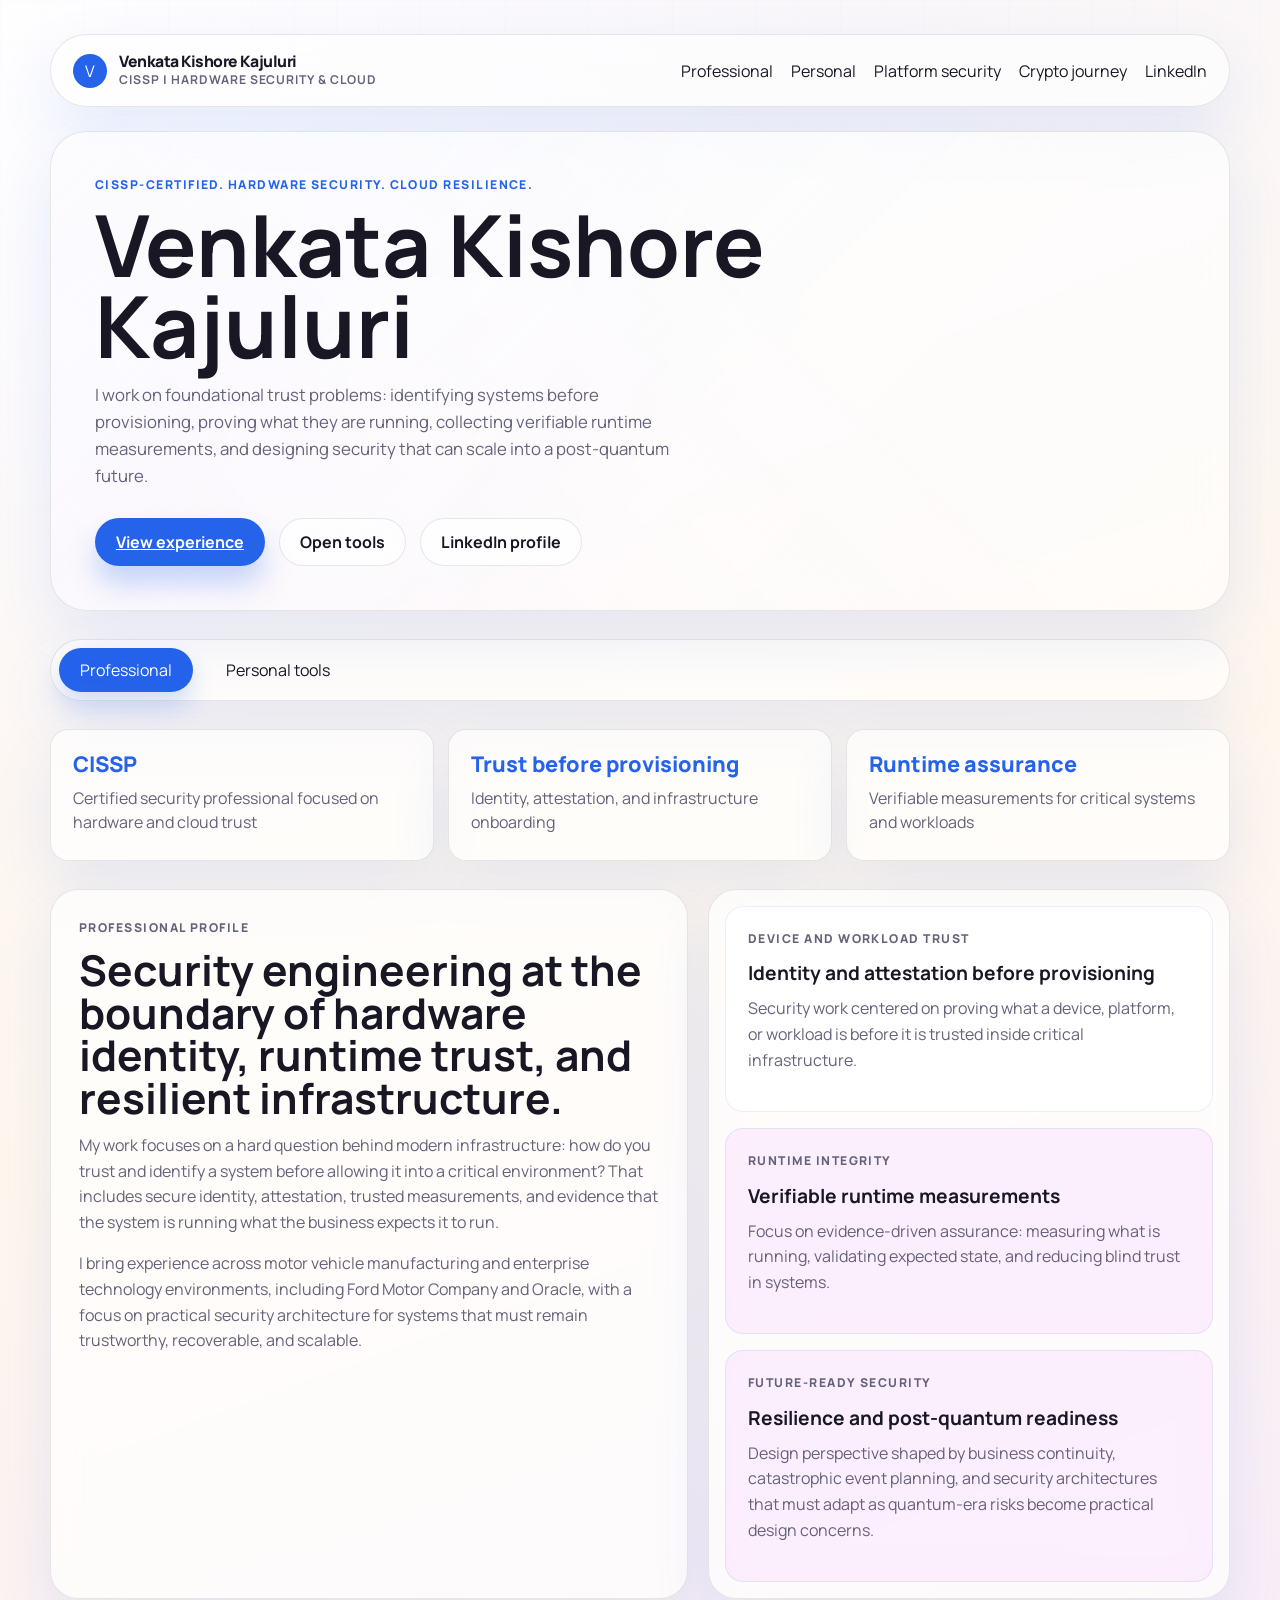
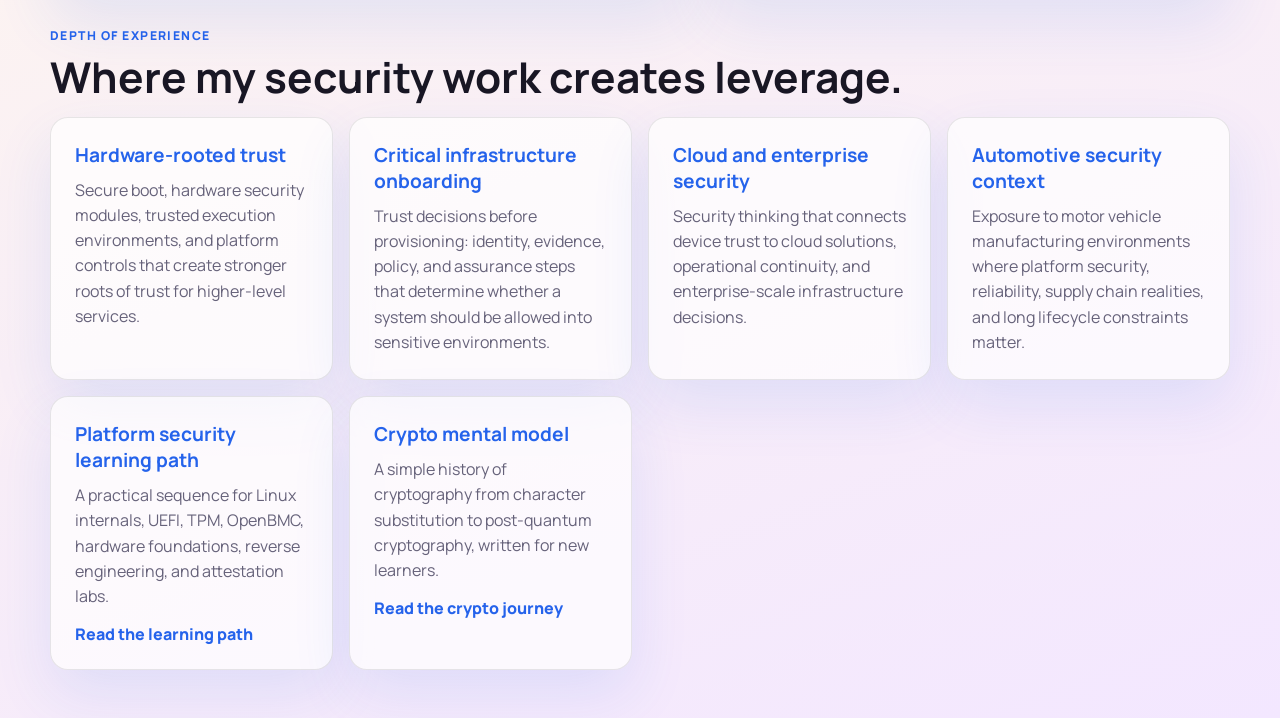
<file: index.html>
<!DOCTYPE html>
<html lang="en">
  <head>
    <meta charset="UTF-8" />
    <meta name="viewport" content="width=device-width, initial-scale=1.0" />
    <title>Venkata Kishore Kajuluri | Hardware Security & Cloud Solutions</title>
    <meta
      name="description"
      content="Personal website for Venkata Kishore Kajuluri, CISSP-certified hardware security engineer focused on device trust, attestation, secure infrastructure, and practical tools."
    />
    <link rel="preconnect" href="https://fonts.googleapis.com" />
    <link rel="preconnect" href="https://fonts.gstatic.com" crossorigin />
    <link
      href="https://fonts.googleapis.com/css2?family=Manrope:wght@400;500;600;700;800&display=swap"
      rel="stylesheet"
    />
    <link rel="stylesheet" href="./styles.css" />
  </head>
  <body>
    <div class="page-shell">
      <header class="hero">
        <nav class="topbar">
          <div class="brand">
            <span class="brand-mark">V</span>
            <div class="brand-copy">
              <span class="brand-name">Venkata Kishore Kajuluri</span>
              <span class="brand-tagline">CISSP | Hardware Security & Cloud</span>
            </div>
          </div>
          <div class="topbar-links">
            <a class="ghost-link" href="#professional-section">Professional</a>
            <a class="ghost-link" href="#personal-section">Personal</a>
            <a class="ghost-link" href="platform-security-learning-path.html">Platform security</a>
            <a class="ghost-link" href="crypto-journey.html">Crypto journey</a>
            <a
              class="ghost-link"
              href="https://www.linkedin.com/in/vkishorekajuluri/"
              target="_blank"
              rel="noreferrer"
            >
              LinkedIn
            </a>
          </div>
        </nav>

        <div class="hero-copy">
          <p class="eyebrow">CISSP-certified. Hardware security. Cloud resilience.</p>
          <h1>Venkata Kishore Kajuluri</h1>
          <p class="hero-text">
            I work on foundational trust problems: identifying systems before
            provisioning, proving what they are running, collecting verifiable
            runtime measurements, and designing security that can scale into a
            post-quantum future.
          </p>
          <div class="hero-actions">
            <a class="primary-link" href="#professional-section">View experience</a>
            <a class="secondary-link" href="#personal-section">Open tools</a>
            <a
              class="secondary-link"
              href="https://www.linkedin.com/in/vkishorekajuluri/"
              target="_blank"
              rel="noreferrer"
            >
              LinkedIn profile
            </a>
          </div>
        </div>
      </header>

      <main>
        <div class="section-tabs" role="tablist" aria-label="Website sections">
          <button
            class="section-tab is-active"
            type="button"
            role="tab"
            aria-selected="true"
            aria-controls="professional-section"
            data-section-target="professional-section"
          >
            Professional
          </button>
          <button
            class="section-tab"
            type="button"
            role="tab"
            aria-selected="false"
            aria-controls="personal-section"
            data-section-target="personal-section"
          >
            Personal tools
          </button>
        </div>

        <section
          class="page-tab-panel is-active"
          id="professional-section"
          role="tabpanel"
        >
          <section class="profile-strip" aria-label="Professional highlights">
            <div class="metric">
              <span>CISSP</span>
              <p>Certified security professional focused on hardware and cloud trust</p>
            </div>
            <div class="metric">
              <span>Trust before provisioning</span>
              <p>Identity, attestation, and infrastructure onboarding</p>
            </div>
            <div class="metric">
              <span>Runtime assurance</span>
              <p>Verifiable measurements for critical systems and workloads</p>
            </div>
          </section>

          <section class="section-grid" id="profile">
            <article class="panel intro-panel">
              <p class="section-label">Professional profile</p>
              <h2>Security engineering at the boundary of hardware identity, runtime trust, and resilient infrastructure.</h2>
              <p>
                My work focuses on a hard question behind modern infrastructure:
                how do you trust and identify a system before allowing it into a
                critical environment? That includes secure identity, attestation,
                trusted measurements, and evidence that the system is running
                what the business expects it to run.
              </p>
              <p>
                I bring experience across motor vehicle manufacturing and
                enterprise technology environments, including Ford Motor Company
                and Oracle, with a focus on practical security architecture for
                systems that must remain trustworthy, recoverable, and scalable.
              </p>
            </article>

            <article class="panel feature-panel">
              <div class="feature-card">
                <p class="card-label">Device and workload trust</p>
                <h3>Identity and attestation before provisioning</h3>
                <p>
                  Security work centered on proving what a device, platform, or
                  workload is before it is trusted inside critical infrastructure.
                </p>
              </div>
              <div class="feature-card muted-card">
                <p class="card-label">Runtime integrity</p>
                <h3>Verifiable runtime measurements</h3>
                <p>
                  Focus on evidence-driven assurance: measuring what is running,
                  validating expected state, and reducing blind trust in systems.
                </p>
              </div>
              <div class="feature-card muted-card">
                <p class="card-label">Future-ready security</p>
                <h3>Resilience and post-quantum readiness</h3>
                <p>
                  Design perspective shaped by business continuity, catastrophic
                  event planning, and security architectures that must adapt as
                  quantum-era risks become practical design concerns.
                </p>
              </div>
            </article>
          </section>

          <section class="professional-depth">
            <div class="section-header">
              <p class="section-label">Depth of experience</p>
              <h2>Where my security work creates leverage.</h2>
            </div>

            <div class="depth-grid">
              <article class="depth-card">
                <h3>Hardware-rooted trust</h3>
                <p>
                  Secure boot, hardware security modules, trusted execution
                  environments, and platform controls that create stronger roots
                  of trust for higher-level services.
                </p>
              </article>
              <article class="depth-card">
                <h3>Critical infrastructure onboarding</h3>
                <p>
                  Trust decisions before provisioning: identity, evidence,
                  policy, and assurance steps that determine whether a system
                  should be allowed into sensitive environments.
                </p>
              </article>
              <article class="depth-card">
                <h3>Cloud and enterprise security</h3>
                <p>
                  Security thinking that connects device trust to cloud
                  solutions, operational continuity, and enterprise-scale
                  infrastructure decisions.
                </p>
              </article>
              <article class="depth-card">
                <h3>Automotive security context</h3>
                <p>
                  Exposure to motor vehicle manufacturing environments where
                  platform security, reliability, supply chain realities, and
                  long lifecycle constraints matter.
                </p>
              </article>
              <article class="depth-card">
                <h3>Platform security learning path</h3>
                <p>
                  A practical sequence for Linux internals, UEFI, TPM,
                  OpenBMC, hardware foundations, reverse engineering, and
                  attestation labs.
                </p>
                <a class="inline-link" href="platform-security-learning-path.html">Read the learning path</a>
              </article>
              <article class="depth-card">
                <h3>Crypto mental model</h3>
                <p>
                  A simple history of cryptography from character substitution
                  to post-quantum cryptography, written for new learners.
                </p>
                <a class="inline-link" href="crypto-journey.html">Read the crypto journey</a>
              </article>
            </div>
          </section>
        </section>

        <section class="page-tab-panel" id="personal-section" role="tabpanel" hidden>
          <section class="app-section" id="apps-built">
            <div class="section-header">
              <p class="section-label">Apps built</p>
              <h2>iPhone and iPad apps published to the App Store.</h2>
              <p>
                Native apps I build for everyday planning, tracking, and
                personal productivity.
              </p>
            </div>

            <article class="app-card">
              <div class="app-icon" aria-hidden="true">O</div>
              <div class="app-copy">
                <p class="card-label">Productivity and finance</p>
                <h3>OrbitKit</h3>
                <p>
                  A simple personal toolkit for compound interest, mortgage
                  planning, and fasting tracking on iPhone and iPad. OrbitKit is
                  local-first, requires no account, and is available free on the
                  App Store.
                </p>
                <div class="app-links">
                  <a
                    class="primary-link"
                    href="https://apps.apple.com/us/app/orbitkit/id6780722581?uo=4"
                    target="_blank"
                    rel="noreferrer"
                  >
                    View on App Store
                  </a>
                  <a class="secondary-link" href="orbitkit-support.html">Support</a>
                  <a class="secondary-link" href="orbitkit-contact.html">Contact</a>
                  <a class="secondary-link" href="orbitkit-privacy.html">Privacy</a>
                </div>
              </div>
            </article>

            <article class="app-card">
              <div class="app-icon app-icon-warm" aria-hidden="true">S</div>
              <div class="app-copy">
                <p class="card-label">Spiritual learning</p>
                <h3>Smaranam</h3>
                <p>
                  A SwiftUI app for learning sacred songs, stotras, mantras,
                  and recitations. The first included work is Sri Venkatesa
                  Suprabhatam, organized for focused reading and study.
                </p>
                <div class="app-links">
                  <a class="primary-link" href="smaranam.html">View app details</a>
                  <a class="secondary-link" href="smaranam-support.html">Support</a>
                  <a class="secondary-link" href="smaranam-contact.html">Contact</a>
                  <a class="secondary-link" href="smaranam-privacy.html">Privacy</a>
                </div>
              </div>
            </article>
          </section>

          <section class="repo-section">
            <div class="section-header">
              <p class="section-label">Personal projects</p>
              <h2>Tools and experiments from GitHub.</h2>
              <p>
                Public repositories from
                <a href="https://github.com/venkat602609" target="_blank" rel="noreferrer">github.com/venkat602609</a>,
                grouped with the working tools in this site.
              </p>
            </div>

            <div class="repo-grid">
              <a class="repo-card" href="https://github.com/venkat602609/Emdedded" target="_blank" rel="noreferrer">
                <span>C++</span>
                <h3>Embedded utilities</h3>
                <p>Useful embedded utilities for Arduino, Linux, and Raspberry Pi work.</p>
              </a>
              <a class="repo-card" href="https://github.com/venkat602609/HWSEC" target="_blank" rel="noreferrer">
                <span>HWSEC</span>
                <h3>Hardware security utilities</h3>
                <p>Exploits, utilities, and tools related to hardware security practice.</p>
              </a>
              <a class="repo-card" href="https://github.com/venkat602609/myUtils" target="_blank" rel="noreferrer">
                <span>Utilities</span>
                <h3>myUtils</h3>
                <p>Tips, configurations, and setup instructions for everyday development work.</p>
              </a>
              <a class="repo-card" href="https://github.com/venkat602609/realEstateDescription_OpenAI_template" target="_blank" rel="noreferrer">
                <span>OpenAI template</span>
                <h3>Real estate description generator</h3>
                <p>Template project for generating real estate descriptions with OpenAI.</p>
              </a>
              <a class="repo-card" href="https://github.com/venkat602609/Django_Project" target="_blank" rel="noreferrer">
                <span>Python</span>
                <h3>Django project template</h3>
                <p>A reusable Django starter template for web application experiments.</p>
              </a>
              <a class="repo-card" href="https://venkat602609.github.io/rishi-second-birthday-invite/" target="_blank" rel="noreferrer">
                <span>GitHub Pages</span>
                <h3>Birthday invite site</h3>
                <p>A published personal invite site hosted with GitHub Pages.</p>
              </a>
            </div>
          </section>

          <section class="tool-suite" id="tool-suite">
          <div class="section-header">
            <p class="section-label">Tools</p>
            <h2>Practical calculators from the current repo.</h2>
            <p>
              These browser-based tools run locally with no sign-in and no
              backend. Choose a calculator when you want to open it.
            </p>
          </div>

          <div class="tool-tabs" role="tablist" aria-label="Tool tabs">
            <a
              class="tool-tab"
              role="tab"
              aria-selected="false"
              aria-controls="mortgage-tool"
              data-tab-target="mortgage-tool"
              href="#mortgage-tool"
            >
              Mortgage
            </a>
            <a
              class="tool-tab"
              role="tab"
              aria-selected="false"
              aria-controls="investment-tool"
              data-tab-target="investment-tool"
              href="#investment-tool"
            >
              Compound Interest
            </a>
          </div>

          <div class="tab-panels">
            <section class="tool-panel" id="mortgage-tool" role="tabpanel" hidden>
              <div class="calculator-section">
                <div class="section-header">
                  <p class="section-label">First tool</p>
                  <h2>Mortgage amortization calculator</h2>
                  <p>
                    Use home price and down payment, or directly overwrite the
                    loan amount after editing.
                  </p>
                </div>

                <div class="calculator-layout">
                  <form class="panel form-panel" id="mortgage-form">
                    <div class="field-grid">
                      <label class="field">
                        <span>Home price</span>
                        <input type="number" id="homePrice" min="0" step="1000" value="450000" />
                      </label>
                      <label class="field">
                        <span>Down payment</span>
                        <input type="number" id="downPayment" min="0" step="1000" value="90000" />
                      </label>
                      <label class="field">
                        <span>Loan amount</span>
                        <input type="number" id="loanAmount" min="0" step="1000" value="360000" />
                      </label>
                      <label class="field">
                        <span>Interest rate (%)</span>
                        <input type="number" id="interestRate" min="0" step="0.01" value="6.25" />
                      </label>
                      <label class="field">
                        <span>Loan term (years)</span>
                        <input type="number" id="loanTerm" min="1" step="1" value="30" />
                      </label>
                      <label class="field">
                        <span>Extra monthly payment</span>
                        <input type="number" id="extraPayment" min="0" step="50" value="0" />
                      </label>
                      <label class="field">
                        <span>Annual property tax</span>
                        <input type="number" id="propertyTax" min="0" step="100" value="5400" />
                      </label>
                      <label class="field">
                        <span>Annual insurance</span>
                        <input type="number" id="insurance" min="0" step="100" value="1800" />
                      </label>
                      <label class="field">
                        <span>Monthly HOA</span>
                        <input type="number" id="hoa" min="0" step="25" value="0" />
                      </label>
                      <label class="field">
                        <span>Start date</span>
                        <input type="month" id="startDate" value="2026-05" />
                      </label>
                    </div>
                    <div class="form-actions">
                      <button class="primary-button" type="submit">Calculate payment</button>
                      <button
                        class="secondary-button"
                        id="toggleSchedule"
                        type="button"
                        aria-controls="mortgage-schedule"
                        aria-expanded="false"
                      >
                        Show amortization schedule
                      </button>
                    </div>
                  </form>

                  <div class="results-column">
                    <section class="panel summary-panel">
                      <div class="summary-grid">
                        <article class="summary-card">
                          <span class="summary-label">Monthly P&amp;I</span>
                          <strong id="monthlyPI">$0</strong>
                        </article>
                        <article class="summary-card">
                          <span class="summary-label">Estimated monthly total</span>
                          <strong id="monthlyTotal">$0</strong>
                        </article>
                        <article class="summary-card">
                          <span class="summary-label">Total interest</span>
                          <strong id="totalInterest">$0</strong>
                        </article>
                        <article class="summary-card">
                          <span class="summary-label">Payoff date</span>
                          <strong id="payoffDate">-</strong>
                        </article>
                      </div>
                    </section>

                    <section class="panel insights-panel">
                      <div class="insight-row">
                        <span>Down payment ratio</span>
                        <strong id="downPaymentRatio">0%</strong>
                      </div>
                      <div class="insight-row">
                        <span>Total of all payments</span>
                        <strong id="totalPayments">$0</strong>
                      </div>
                      <div class="insight-row">
                        <span>Estimated months saved</span>
                        <strong id="monthsSaved">0</strong>
                      </div>
                    </section>
                  </div>
                </div>

                <section class="panel table-panel" id="mortgage-schedule" hidden>
                  <div class="table-header">
                    <div>
                      <p class="section-label">Schedule</p>
                      <h3>Amortization breakdown</h3>
                    </div>
                    <p id="tableCaption">Showing full monthly schedule.</p>
                  </div>
                  <div class="table-wrap">
                    <table>
                      <thead>
                        <tr>
                          <th>Month</th>
                          <th>Date</th>
                          <th>Payment</th>
                          <th>Principal</th>
                          <th>Interest</th>
                          <th>Extra</th>
                          <th>Balance</th>
                        </tr>
                      </thead>
                      <tbody id="scheduleBody"></tbody>
                    </table>
                  </div>
                </section>
              </div>
            </section>

            <section class="tool-panel" id="investment-tool" role="tabpanel" hidden>
              <div class="calculator-section">
                <div class="section-header">
                  <p class="section-label">Second tool</p>
                  <h2>Compound interest growth calculator</h2>
                  <p>
                    Model an investment over time, adjust return variance, and
                    compare lower, base, and higher growth paths.
                  </p>
                </div>

                <div class="calculator-layout">
                  <form class="panel form-panel" id="investment-form">
                    <div class="field-grid">
                      <label class="field">
                        <span>Initial investment</span>
                        <input type="number" id="initialInvestment" min="0" step="500" value="25000" />
                      </label>
                      <label class="field">
                        <span>Monthly contribution</span>
                        <input type="number" id="monthlyContribution" min="0" step="100" value="1000" />
                      </label>
                      <label class="field">
                        <span>Time period (years)</span>
                        <input type="number" id="investmentYears" min="1" step="1" value="20" />
                      </label>
                      <label class="field">
                        <span>Expected annual return (%)</span>
                        <input type="number" id="annualReturn" min="0" step="0.1" value="8" />
                      </label>
                      <label class="field">
                        <span>Return variance (%)</span>
                        <input type="number" id="returnVariance" min="0" step="0.1" value="2" />
                      </label>
                      <label class="field">
                        <span>Compounding frequency</span>
                        <select id="compoundFrequency">
                          <option value="12" selected>Monthly</option>
                          <option value="4">Quarterly</option>
                          <option value="1">Yearly</option>
                        </select>
                      </label>
                    </div>
                    <button class="primary-button" type="submit">Calculate growth</button>
                  </form>

                  <div class="results-column">
                    <section class="panel summary-panel">
                      <div class="summary-grid">
                        <article class="summary-card">
                          <span class="summary-label">Total contributed</span>
                          <strong id="totalContributed">$0</strong>
                        </article>
                        <article class="summary-card">
                          <span class="summary-label">Base ending value</span>
                          <strong id="baseEndingValue">$0</strong>
                        </article>
                        <article class="summary-card">
                          <span class="summary-label">Investment gain</span>
                          <strong id="investmentGain">$0</strong>
                        </article>
                        <article class="summary-card">
                          <span class="summary-label">Base annualized return</span>
                          <strong id="annualizedReturn">0%</strong>
                        </article>
                      </div>
                    </section>

                    <section class="panel insights-panel">
                      <div class="insight-row">
                        <span>Lower scenario ending value</span>
                        <strong id="lowEndingValue">$0</strong>
                      </div>
                      <div class="insight-row">
                        <span>Higher scenario ending value</span>
                        <strong id="highEndingValue">$0</strong>
                      </div>
                      <div class="insight-row">
                        <span>Variance band</span>
                        <strong id="varianceBand">0%</strong>
                      </div>
                    </section>
                  </div>
                </div>

                <section class="panel chart-panel">
                  <div class="table-header">
                    <div>
                      <p class="section-label">Visualization</p>
                      <h3>Growth over time</h3>
                    </div>
                    <p id="chartCaption">Comparing lower, base, and higher growth paths.</p>
                  </div>
                  <div class="chart-shell">
                    <div class="chart-legend">
                      <span class="legend-item"><i class="legend-swatch swatch-low"></i>Lower</span>
                      <span class="legend-item"><i class="legend-swatch swatch-base"></i>Base</span>
                      <span class="legend-item"><i class="legend-swatch swatch-high"></i>Higher</span>
                    </div>
                    <svg id="growthChart" viewBox="0 0 720 360" aria-label="Investment growth chart" role="img"></svg>
                  </div>
                </section>
              </div>
            </section>
          </div>
          </section>
        </section>
      </main>
    </div>

    <script src="./script.js"></script>
  </body>
</html>
</file>
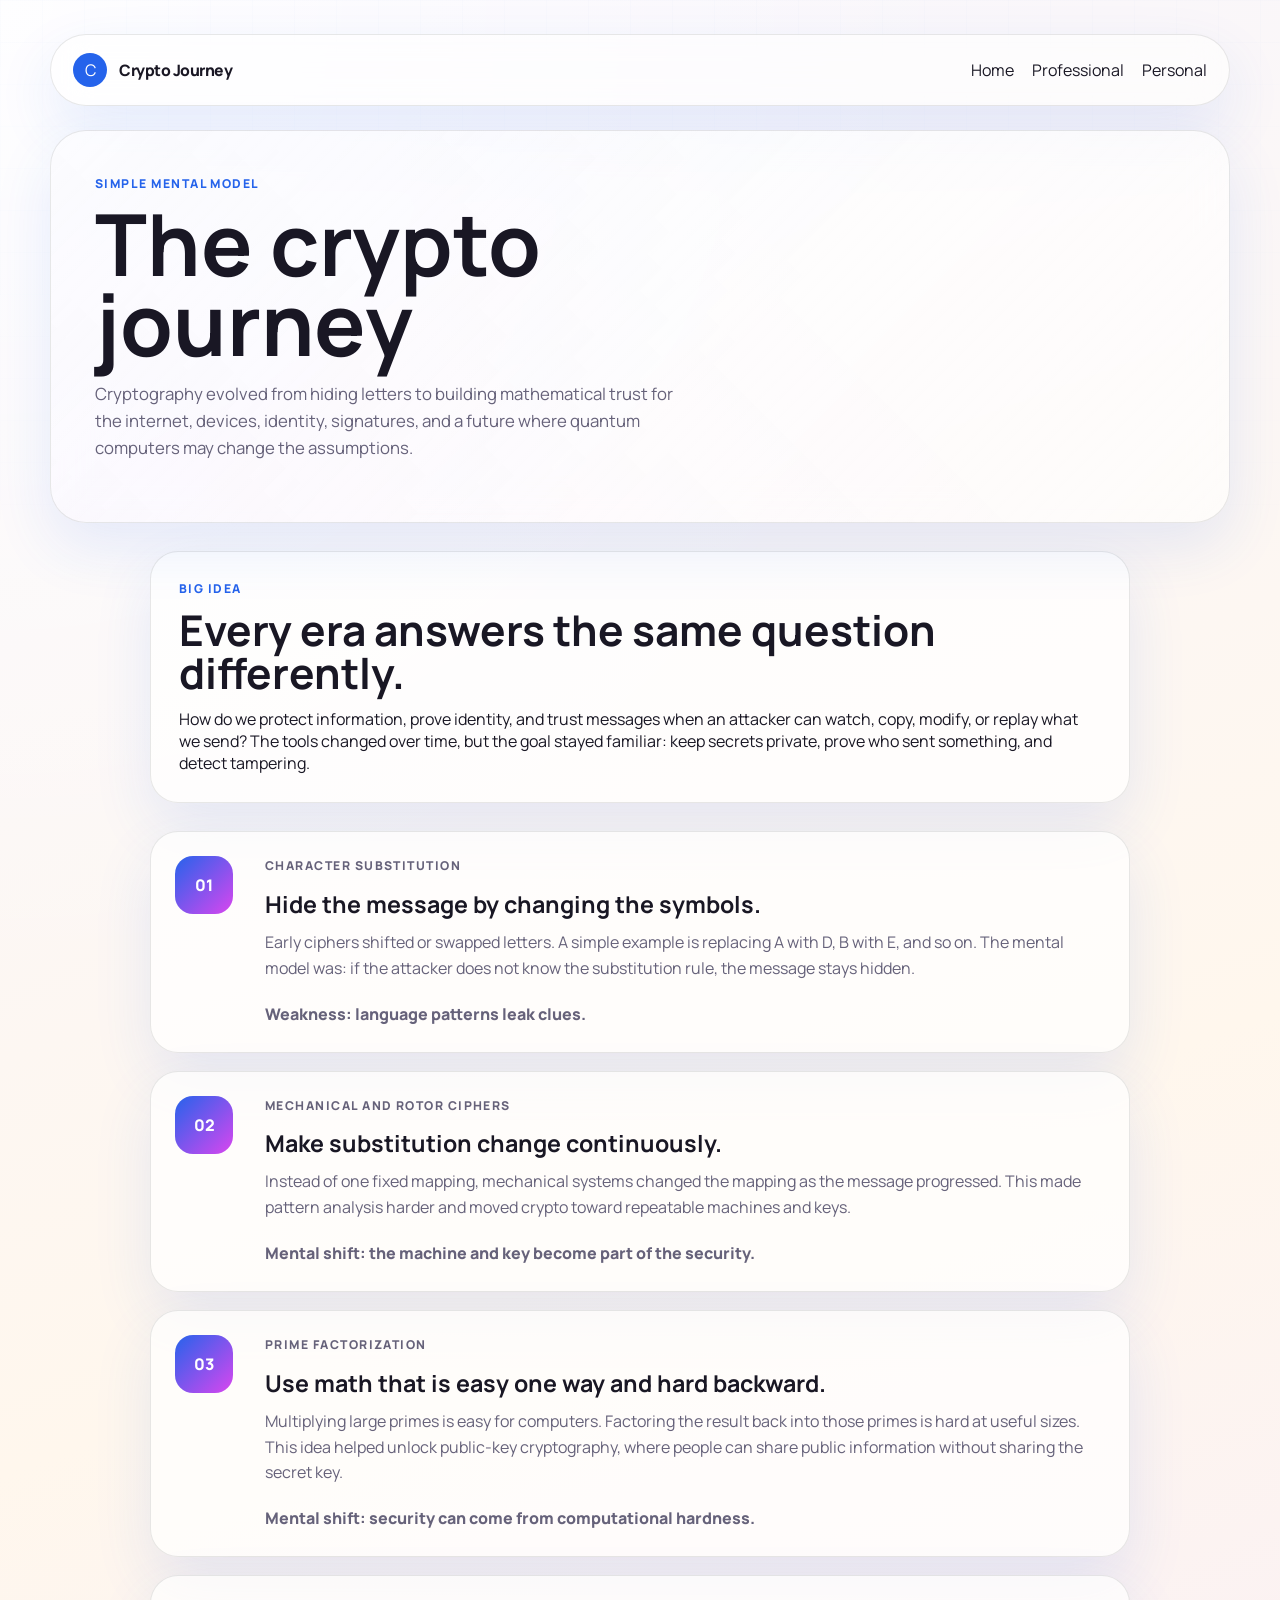
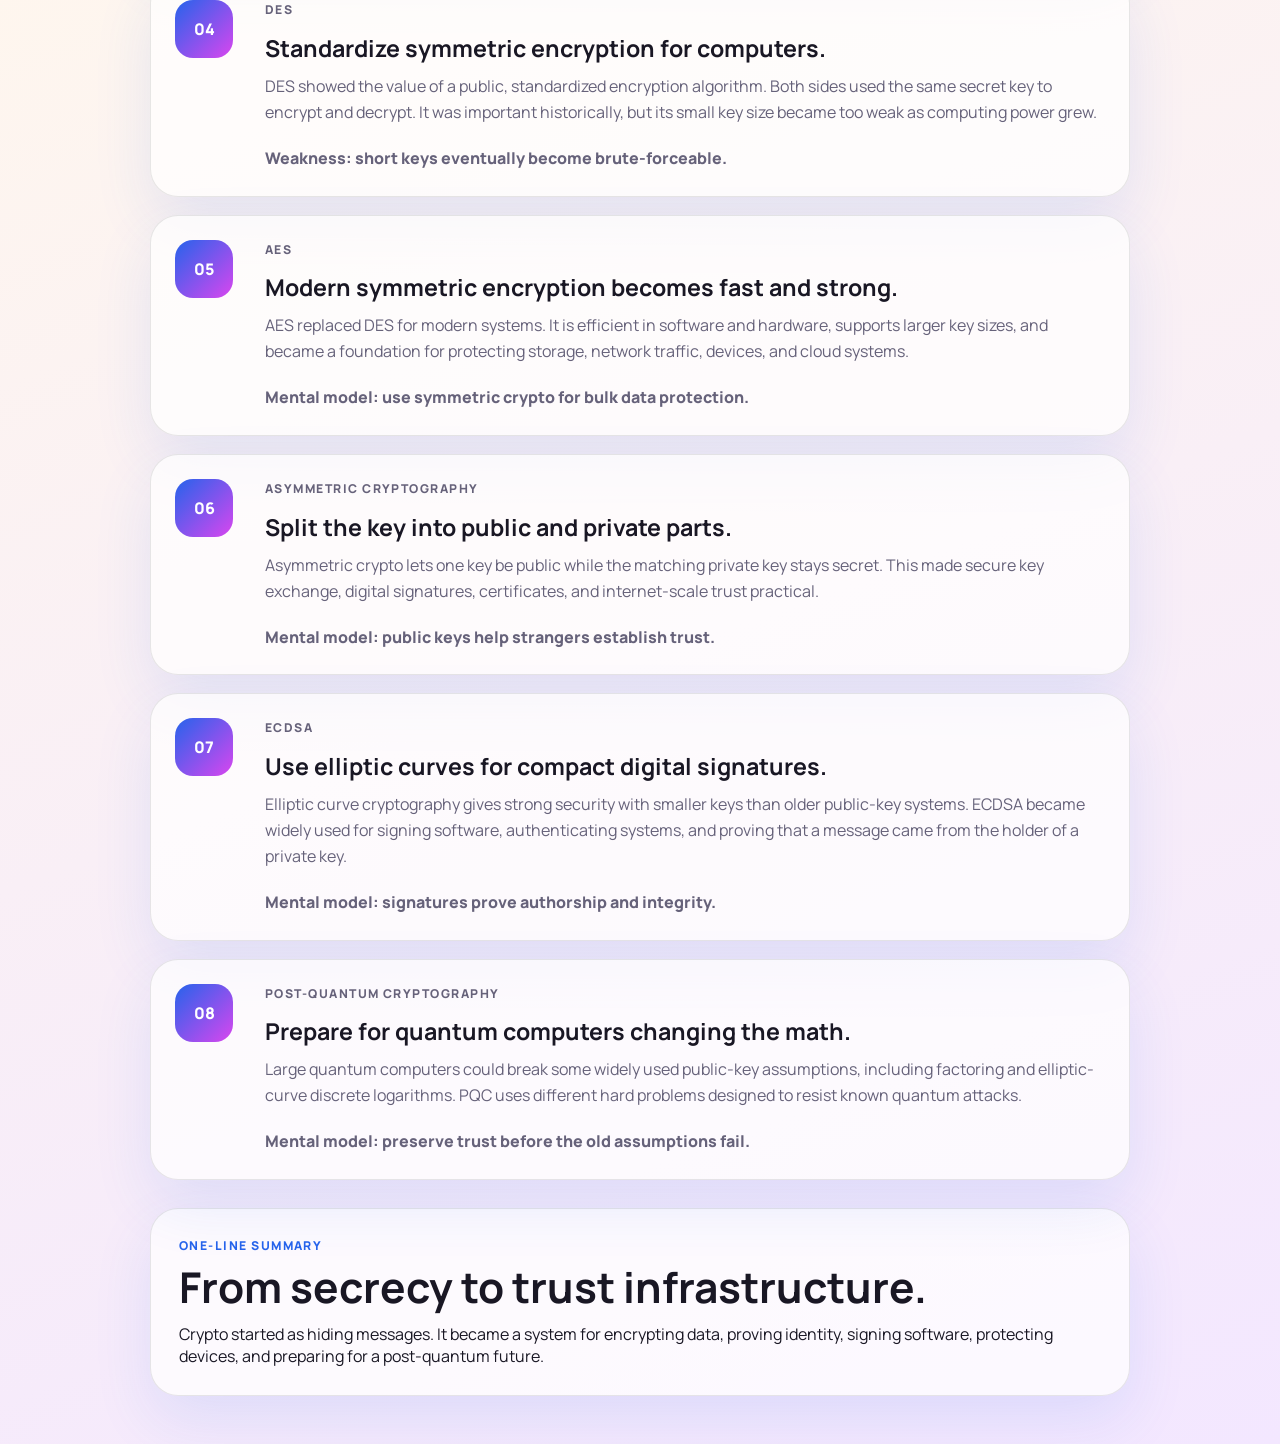
<file: crypto-journey.html>
<!DOCTYPE html>
<html lang="en">
  <head>
    <meta charset="UTF-8" />
    <meta name="viewport" content="width=device-width, initial-scale=1.0" />
    <title>Crypto Journey | Venkata Kishore Kajuluri</title>
    <meta
      name="description"
      content="A simple mental model for the evolution of cryptography from character substitution to post-quantum cryptography."
    />
    <link rel="preconnect" href="https://fonts.googleapis.com" />
    <link rel="preconnect" href="https://fonts.gstatic.com" crossorigin />
    <link
      href="https://fonts.googleapis.com/css2?family=Manrope:wght@400;500;600;700;800&display=swap"
      rel="stylesheet"
    />
    <link rel="stylesheet" href="./styles.css" />
  </head>
  <body>
    <div class="page-shell">
      <header class="hero">
        <nav class="topbar">
          <a class="brand ghost-link" href="index.html">
            <span class="brand-mark">C</span>
            <span class="brand-name">Crypto Journey</span>
          </a>
          <div class="topbar-links">
            <a class="ghost-link" href="index.html">Home</a>
            <a class="ghost-link" href="index.html#professional-section">Professional</a>
            <a class="ghost-link" href="index.html#personal-section">Personal</a>
          </div>
        </nav>

        <div class="hero-copy">
          <p class="eyebrow">Simple mental model</p>
          <h1>The crypto journey</h1>
          <p class="hero-text">
            Cryptography evolved from hiding letters to building mathematical
            trust for the internet, devices, identity, signatures, and a future
            where quantum computers may change the assumptions.
          </p>
        </div>
      </header>

      <main class="crypto-page">
        <section class="content-card">
          <p class="section-label">Big idea</p>
          <h2>Every era answers the same question differently.</h2>
          <p>
            How do we protect information, prove identity, and trust messages
            when an attacker can watch, copy, modify, or replay what we send?
            The tools changed over time, but the goal stayed familiar: keep
            secrets private, prove who sent something, and detect tampering.
          </p>
        </section>

        <section class="crypto-timeline" aria-label="Major cryptography milestones">
          <article class="timeline-item">
            <span class="timeline-step">01</span>
            <div class="timeline-copy">
              <p class="card-label">Character substitution</p>
              <h3>Hide the message by changing the symbols.</h3>
              <p>
                Early ciphers shifted or swapped letters. A simple example is
                replacing A with D, B with E, and so on. The mental model was:
                if the attacker does not know the substitution rule, the message
                stays hidden.
              </p>
              <p class="timeline-note">Weakness: language patterns leak clues.</p>
            </div>
          </article>

          <article class="timeline-item">
            <span class="timeline-step">02</span>
            <div class="timeline-copy">
              <p class="card-label">Mechanical and rotor ciphers</p>
              <h3>Make substitution change continuously.</h3>
              <p>
                Instead of one fixed mapping, mechanical systems changed the
                mapping as the message progressed. This made pattern analysis
                harder and moved crypto toward repeatable machines and keys.
              </p>
              <p class="timeline-note">Mental shift: the machine and key become part of the security.</p>
            </div>
          </article>

          <article class="timeline-item">
            <span class="timeline-step">03</span>
            <div class="timeline-copy">
              <p class="card-label">Prime factorization</p>
              <h3>Use math that is easy one way and hard backward.</h3>
              <p>
                Multiplying large primes is easy for computers. Factoring the
                result back into those primes is hard at useful sizes. This
                idea helped unlock public-key cryptography, where people can
                share public information without sharing the secret key.
              </p>
              <p class="timeline-note">Mental shift: security can come from computational hardness.</p>
            </div>
          </article>

          <article class="timeline-item">
            <span class="timeline-step">04</span>
            <div class="timeline-copy">
              <p class="card-label">DES</p>
              <h3>Standardize symmetric encryption for computers.</h3>
              <p>
                DES showed the value of a public, standardized encryption
                algorithm. Both sides used the same secret key to encrypt and
                decrypt. It was important historically, but its small key size
                became too weak as computing power grew.
              </p>
              <p class="timeline-note">Weakness: short keys eventually become brute-forceable.</p>
            </div>
          </article>

          <article class="timeline-item">
            <span class="timeline-step">05</span>
            <div class="timeline-copy">
              <p class="card-label">AES</p>
              <h3>Modern symmetric encryption becomes fast and strong.</h3>
              <p>
                AES replaced DES for modern systems. It is efficient in
                software and hardware, supports larger key sizes, and became a
                foundation for protecting storage, network traffic, devices, and
                cloud systems.
              </p>
              <p class="timeline-note">Mental model: use symmetric crypto for bulk data protection.</p>
            </div>
          </article>

          <article class="timeline-item">
            <span class="timeline-step">06</span>
            <div class="timeline-copy">
              <p class="card-label">Asymmetric cryptography</p>
              <h3>Split the key into public and private parts.</h3>
              <p>
                Asymmetric crypto lets one key be public while the matching
                private key stays secret. This made secure key exchange,
                digital signatures, certificates, and internet-scale trust
                practical.
              </p>
              <p class="timeline-note">Mental model: public keys help strangers establish trust.</p>
            </div>
          </article>

          <article class="timeline-item">
            <span class="timeline-step">07</span>
            <div class="timeline-copy">
              <p class="card-label">ECDSA</p>
              <h3>Use elliptic curves for compact digital signatures.</h3>
              <p>
                Elliptic curve cryptography gives strong security with smaller
                keys than older public-key systems. ECDSA became widely used
                for signing software, authenticating systems, and proving that
                a message came from the holder of a private key.
              </p>
              <p class="timeline-note">Mental model: signatures prove authorship and integrity.</p>
            </div>
          </article>

          <article class="timeline-item">
            <span class="timeline-step">08</span>
            <div class="timeline-copy">
              <p class="card-label">Post-quantum cryptography</p>
              <h3>Prepare for quantum computers changing the math.</h3>
              <p>
                Large quantum computers could break some widely used public-key
                assumptions, including factoring and elliptic-curve discrete
                logarithms. PQC uses different hard problems designed to resist
                known quantum attacks.
              </p>
              <p class="timeline-note">Mental model: preserve trust before the old assumptions fail.</p>
            </div>
          </article>
        </section>

        <section class="content-card">
          <p class="section-label">One-line summary</p>
          <h2>From secrecy to trust infrastructure.</h2>
          <p>
            Crypto started as hiding messages. It became a system for encrypting
            data, proving identity, signing software, protecting devices, and
            preparing for a post-quantum future.
          </p>
        </section>
      </main>
    </div>
  </body>
</html>
</file>
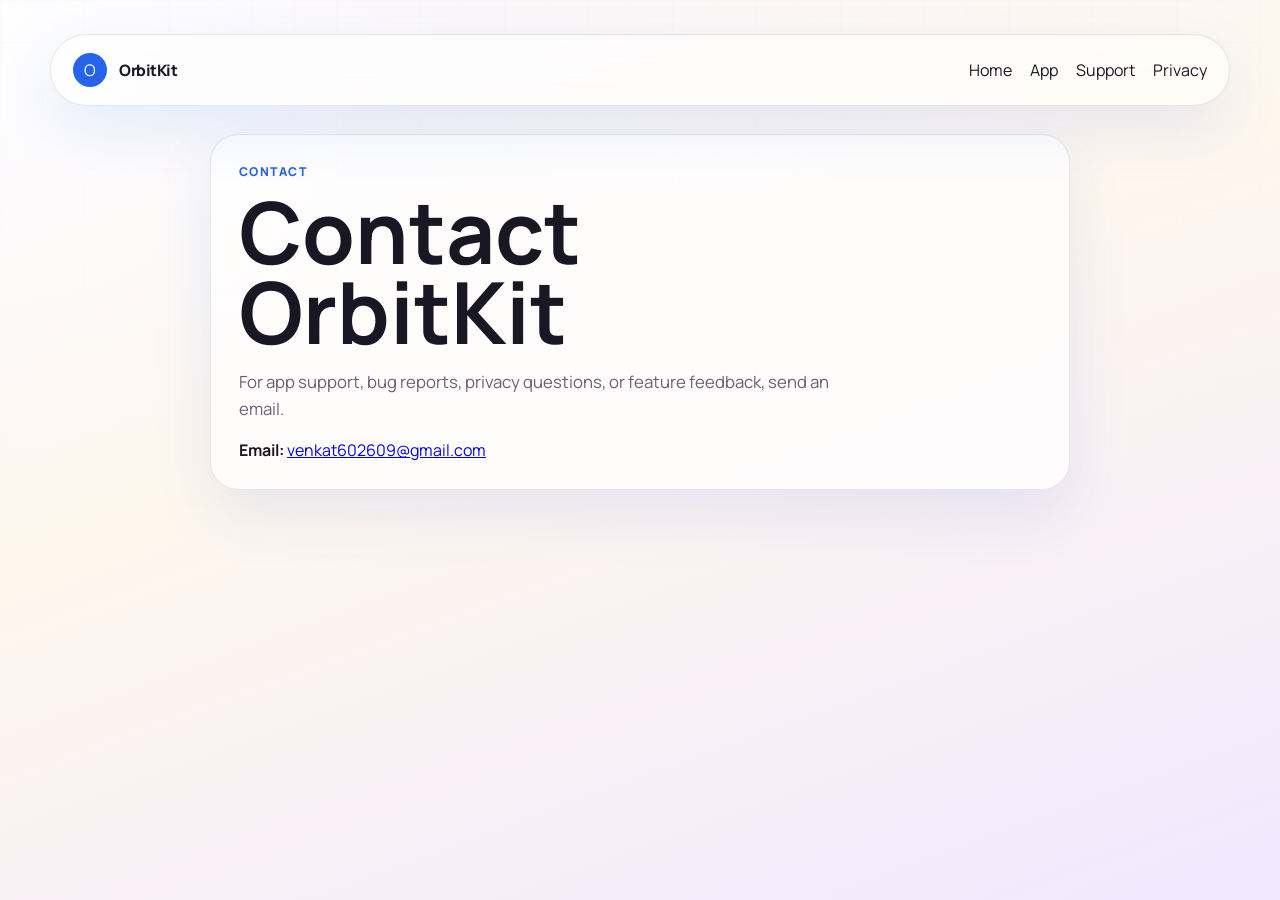
<file: orbitkit-contact.html>
<!DOCTYPE html>
<html lang="en">
  <head>
    <meta charset="UTF-8" />
    <meta name="viewport" content="width=device-width, initial-scale=1.0" />
    <title>Contact | OrbitKit</title>
    <meta name="description" content="Contact information for OrbitKit." />
    <link rel="preconnect" href="https://fonts.googleapis.com" />
    <link rel="preconnect" href="https://fonts.gstatic.com" crossorigin />
    <link
      href="https://fonts.googleapis.com/css2?family=Manrope:wght@400;500;600;700;800&display=swap"
      rel="stylesheet"
    />
    <link rel="stylesheet" href="./styles.css" />
  </head>
  <body>
    <div class="page-shell">
      <header class="hero">
        <nav class="topbar">
          <a class="brand ghost-link" href="orbitkit.html">
            <span class="brand-mark">O</span>
            <span class="brand-name">OrbitKit</span>
          </a>
          <div class="topbar-links">
            <a class="ghost-link" href="index.html">Home</a>
            <a class="ghost-link" href="orbitkit.html">App</a>
            <a class="ghost-link" href="orbitkit-support.html">Support</a>
            <a class="ghost-link" href="orbitkit-privacy.html">Privacy</a>
          </div>
        </nav>
      </header>

      <main class="content-page">
        <section class="content-card">
          <p class="section-label">Contact</p>
          <h1>Contact OrbitKit</h1>
          <p class="hero-text">
            For app support, bug reports, privacy questions, or feature
            feedback, send an email.
          </p>
          <p><strong>Email:</strong> <a href="mailto:venkat602609@gmail.com">venkat602609@gmail.com</a></p>
        </section>
      </main>
    </div>
  </body>
</html>
</file>
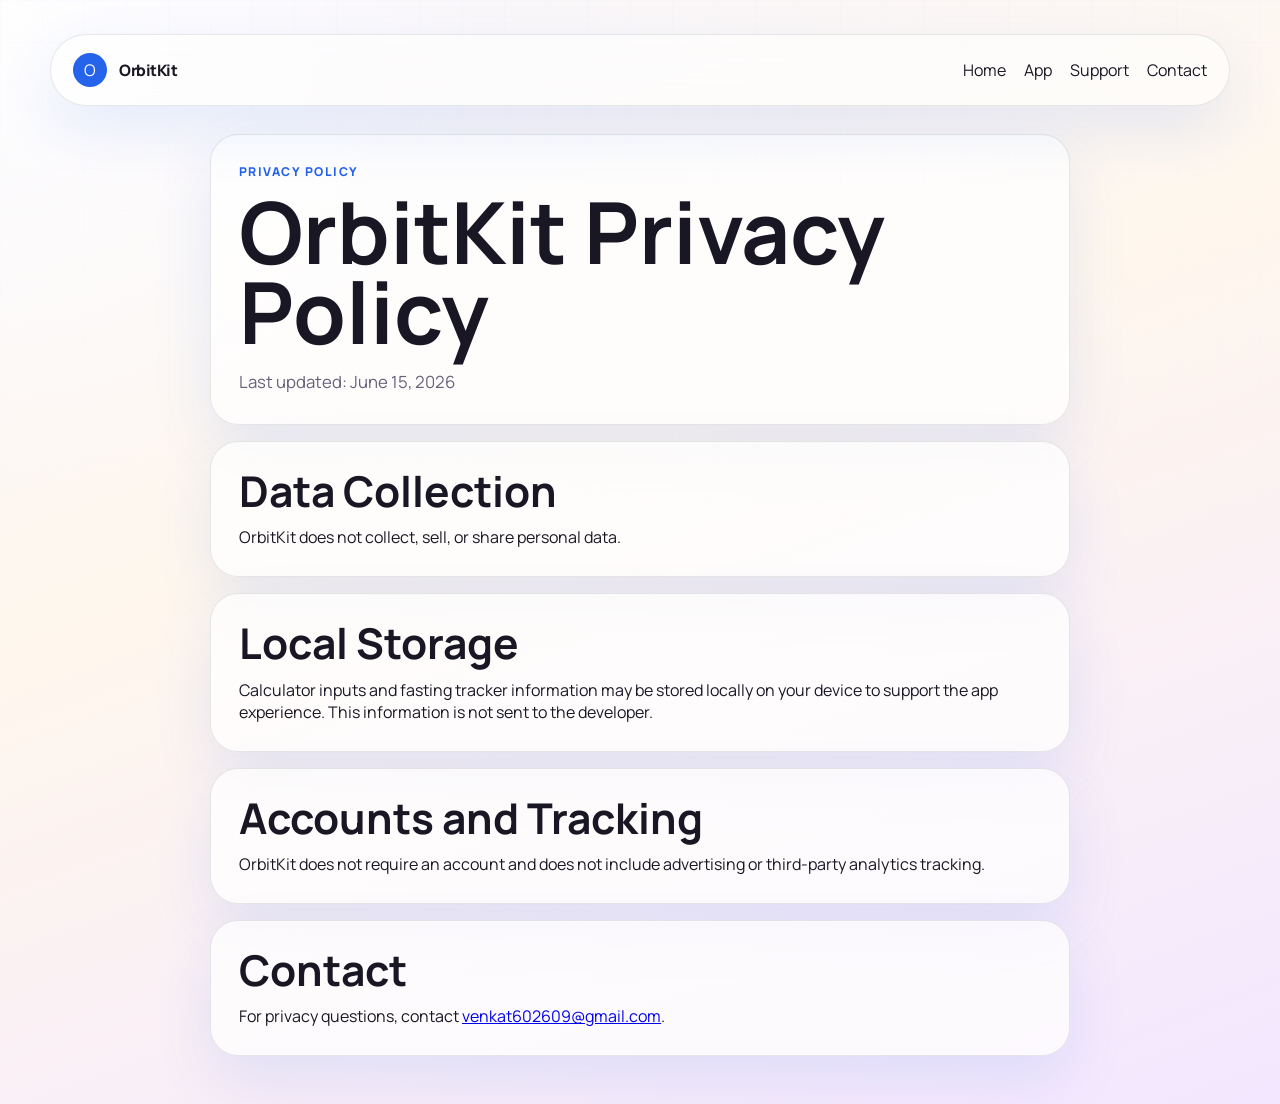
<file: orbitkit-privacy.html>
<!DOCTYPE html>
<html lang="en">
  <head>
    <meta charset="UTF-8" />
    <meta name="viewport" content="width=device-width, initial-scale=1.0" />
    <title>OrbitKit Privacy Policy</title>
    <meta name="description" content="Privacy policy for OrbitKit." />
    <link rel="preconnect" href="https://fonts.googleapis.com" />
    <link rel="preconnect" href="https://fonts.gstatic.com" crossorigin />
    <link
      href="https://fonts.googleapis.com/css2?family=Manrope:wght@400;500;600;700;800&display=swap"
      rel="stylesheet"
    />
    <link rel="stylesheet" href="./styles.css" />
  </head>
  <body>
    <div class="page-shell">
      <header class="hero">
        <nav class="topbar">
          <a class="brand ghost-link" href="orbitkit.html">
            <span class="brand-mark">O</span>
            <span class="brand-name">OrbitKit</span>
          </a>
          <div class="topbar-links">
            <a class="ghost-link" href="index.html">Home</a>
            <a class="ghost-link" href="orbitkit.html">App</a>
            <a class="ghost-link" href="orbitkit-support.html">Support</a>
            <a class="ghost-link" href="orbitkit-contact.html">Contact</a>
          </div>
        </nav>
      </header>

      <main class="content-page">
        <section class="content-card">
          <p class="section-label">Privacy Policy</p>
          <h1>OrbitKit Privacy Policy</h1>
          <p class="hero-text">Last updated: June 15, 2026</p>
        </section>

        <section class="content-card">
          <h2>Data Collection</h2>
          <p>OrbitKit does not collect, sell, or share personal data.</p>
        </section>

        <section class="content-card">
          <h2>Local Storage</h2>
          <p>
            Calculator inputs and fasting tracker information may be stored
            locally on your device to support the app experience. This
            information is not sent to the developer.
          </p>
        </section>

        <section class="content-card">
          <h2>Accounts and Tracking</h2>
          <p>
            OrbitKit does not require an account and does not include
            advertising or third-party analytics tracking.
          </p>
        </section>

        <section class="content-card">
          <h2>Contact</h2>
          <p>
            For privacy questions, contact
            <a href="mailto:venkat602609@gmail.com">venkat602609@gmail.com</a>.
          </p>
        </section>
      </main>
    </div>
  </body>
</html>
</file>
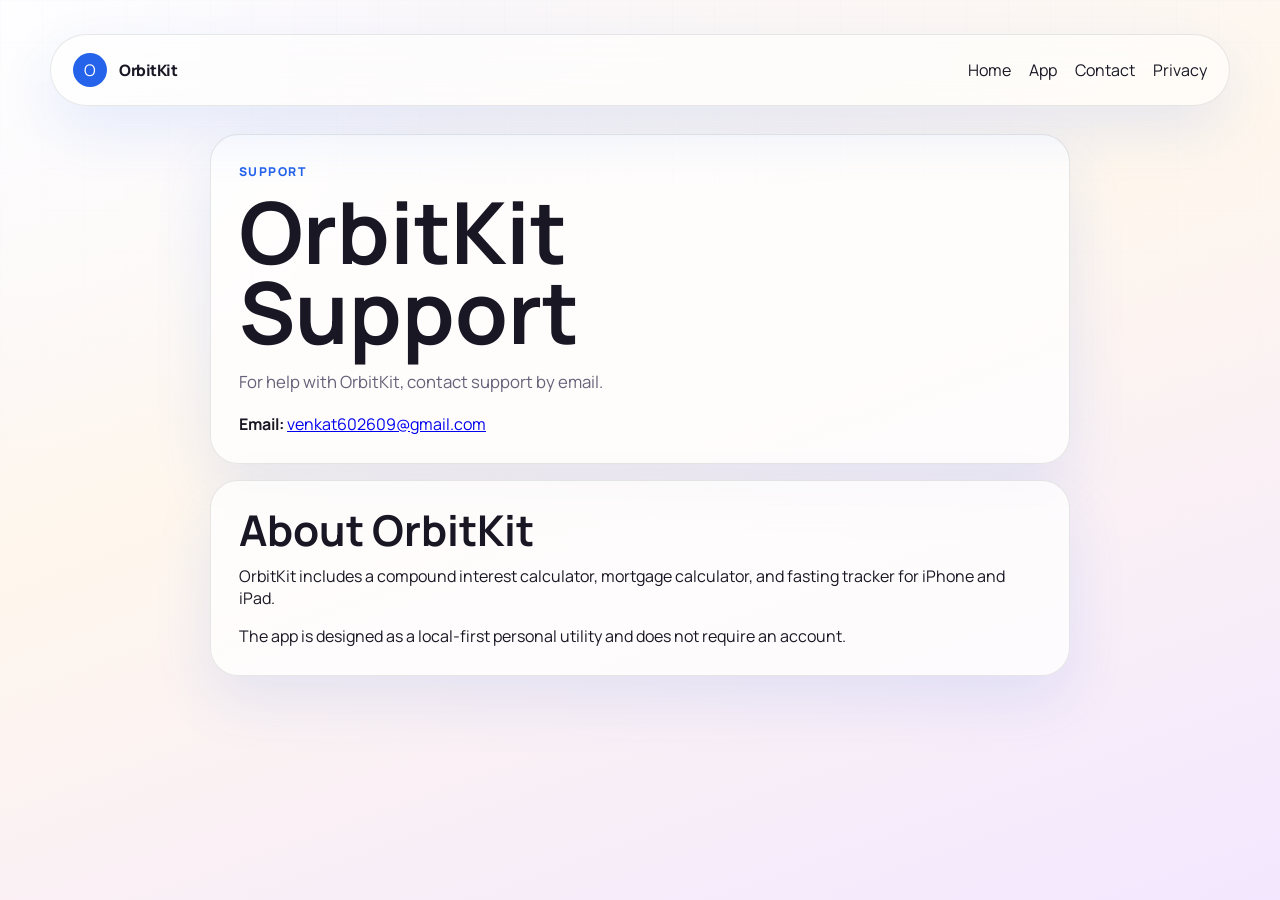
<file: orbitkit-support.html>
<!DOCTYPE html>
<html lang="en">
  <head>
    <meta charset="UTF-8" />
    <meta name="viewport" content="width=device-width, initial-scale=1.0" />
    <title>OrbitKit Support</title>
    <meta name="description" content="Support information for OrbitKit." />
    <link rel="preconnect" href="https://fonts.googleapis.com" />
    <link rel="preconnect" href="https://fonts.gstatic.com" crossorigin />
    <link
      href="https://fonts.googleapis.com/css2?family=Manrope:wght@400;500;600;700;800&display=swap"
      rel="stylesheet"
    />
    <link rel="stylesheet" href="./styles.css" />
  </head>
  <body>
    <div class="page-shell">
      <header class="hero">
        <nav class="topbar">
          <a class="brand ghost-link" href="orbitkit.html">
            <span class="brand-mark">O</span>
            <span class="brand-name">OrbitKit</span>
          </a>
          <div class="topbar-links">
            <a class="ghost-link" href="index.html">Home</a>
            <a class="ghost-link" href="orbitkit.html">App</a>
            <a class="ghost-link" href="orbitkit-contact.html">Contact</a>
            <a class="ghost-link" href="orbitkit-privacy.html">Privacy</a>
          </div>
        </nav>
      </header>

      <main class="content-page">
        <section class="content-card">
          <p class="section-label">Support</p>
          <h1>OrbitKit Support</h1>
          <p class="hero-text">For help with OrbitKit, contact support by email.</p>
          <p><strong>Email:</strong> <a href="mailto:venkat602609@gmail.com">venkat602609@gmail.com</a></p>
        </section>

        <section class="content-card">
          <h2>About OrbitKit</h2>
          <p>
            OrbitKit includes a compound interest calculator, mortgage
            calculator, and fasting tracker for iPhone and iPad.
          </p>
          <p>
            The app is designed as a local-first personal utility and does not
            require an account.
          </p>
        </section>
      </main>
    </div>
  </body>
</html>
</file>
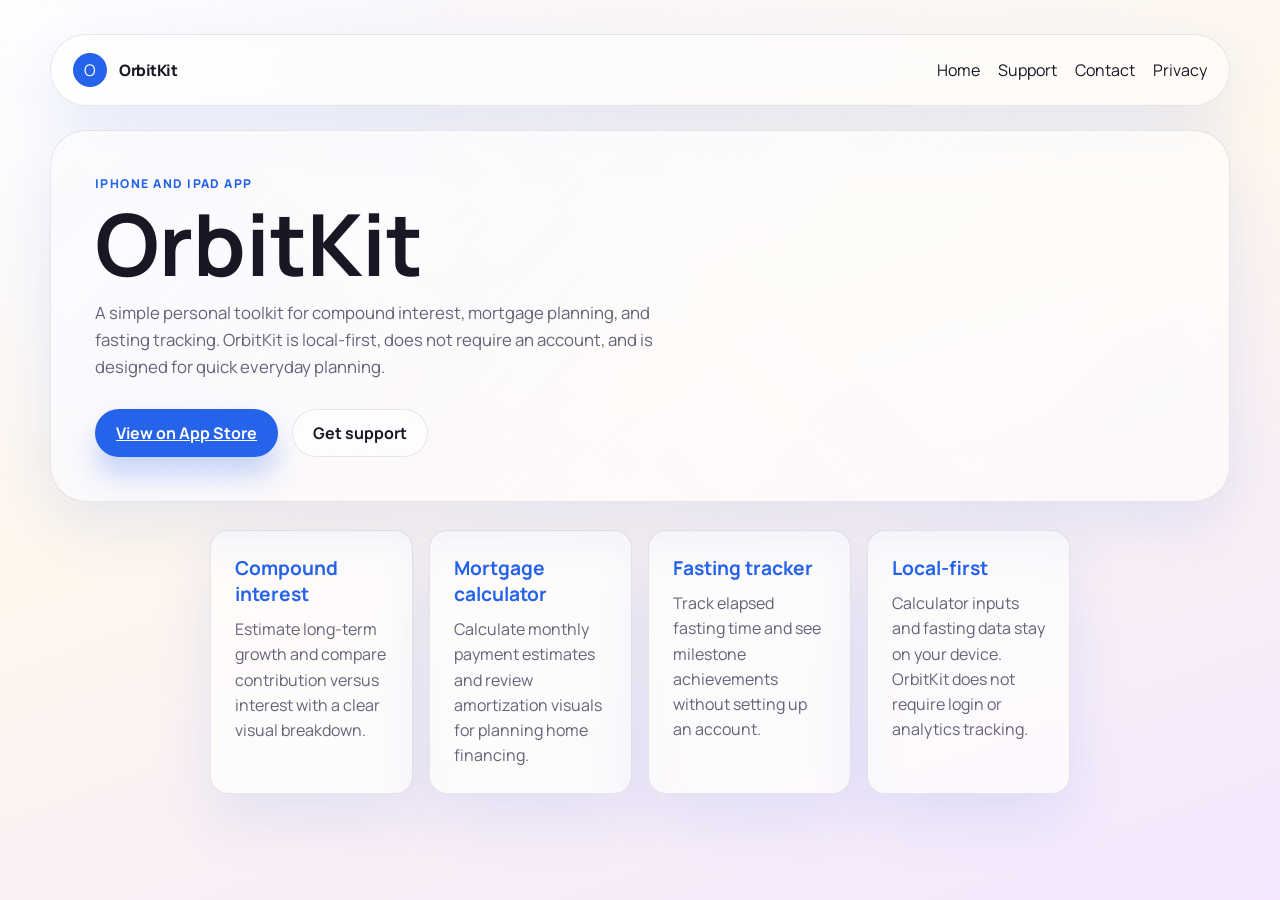
<file: orbitkit.html>
<!DOCTYPE html>
<html lang="en">
  <head>
    <meta charset="UTF-8" />
    <meta name="viewport" content="width=device-width, initial-scale=1.0" />
    <title>OrbitKit | Venkata Kishore Kajuluri</title>
    <meta
      name="description"
      content="OrbitKit is a personal tools app for compound interest, mortgage planning, and fasting tracking on iPhone and iPad."
    />
    <link rel="preconnect" href="https://fonts.googleapis.com" />
    <link rel="preconnect" href="https://fonts.gstatic.com" crossorigin />
    <link
      href="https://fonts.googleapis.com/css2?family=Manrope:wght@400;500;600;700;800&display=swap"
      rel="stylesheet"
    />
    <link rel="stylesheet" href="./styles.css" />
  </head>
  <body>
    <div class="page-shell">
      <header class="hero">
        <nav class="topbar">
          <a class="brand ghost-link" href="index.html#personal-section">
            <span class="brand-mark">O</span>
            <span class="brand-name">OrbitKit</span>
          </a>
          <div class="topbar-links">
            <a class="ghost-link" href="index.html">Home</a>
            <a class="ghost-link" href="orbitkit-support.html">Support</a>
            <a class="ghost-link" href="orbitkit-contact.html">Contact</a>
            <a class="ghost-link" href="orbitkit-privacy.html">Privacy</a>
          </div>
        </nav>

        <div class="hero-copy">
          <p class="eyebrow">iPhone and iPad app</p>
          <h1>OrbitKit</h1>
          <p class="hero-text">
            A simple personal toolkit for compound interest, mortgage planning,
            and fasting tracking. OrbitKit is local-first, does not require an
            account, and is designed for quick everyday planning.
          </p>
          <div class="hero-actions">
            <a
              class="primary-link"
              href="https://apps.apple.com/us/app/orbitkit/id6780722581?uo=4"
              target="_blank"
              rel="noreferrer"
            >
              View on App Store
            </a>
            <a class="secondary-link" href="orbitkit-support.html">Get support</a>
          </div>
        </div>
      </header>

      <main class="content-page">
        <section class="depth-grid" aria-label="OrbitKit features">
          <article class="depth-card">
            <h3>Compound interest</h3>
            <p>Estimate long-term growth and compare contribution versus interest with a clear visual breakdown.</p>
          </article>
          <article class="depth-card">
            <h3>Mortgage calculator</h3>
            <p>Calculate monthly payment estimates and review amortization visuals for planning home financing.</p>
          </article>
          <article class="depth-card">
            <h3>Fasting tracker</h3>
            <p>Track elapsed fasting time and see milestone achievements without setting up an account.</p>
          </article>
          <article class="depth-card">
            <h3>Local-first</h3>
            <p>Calculator inputs and fasting data stay on your device. OrbitKit does not require login or analytics tracking.</p>
          </article>
        </section>
      </main>
    </div>
  </body>
</html>
</file>
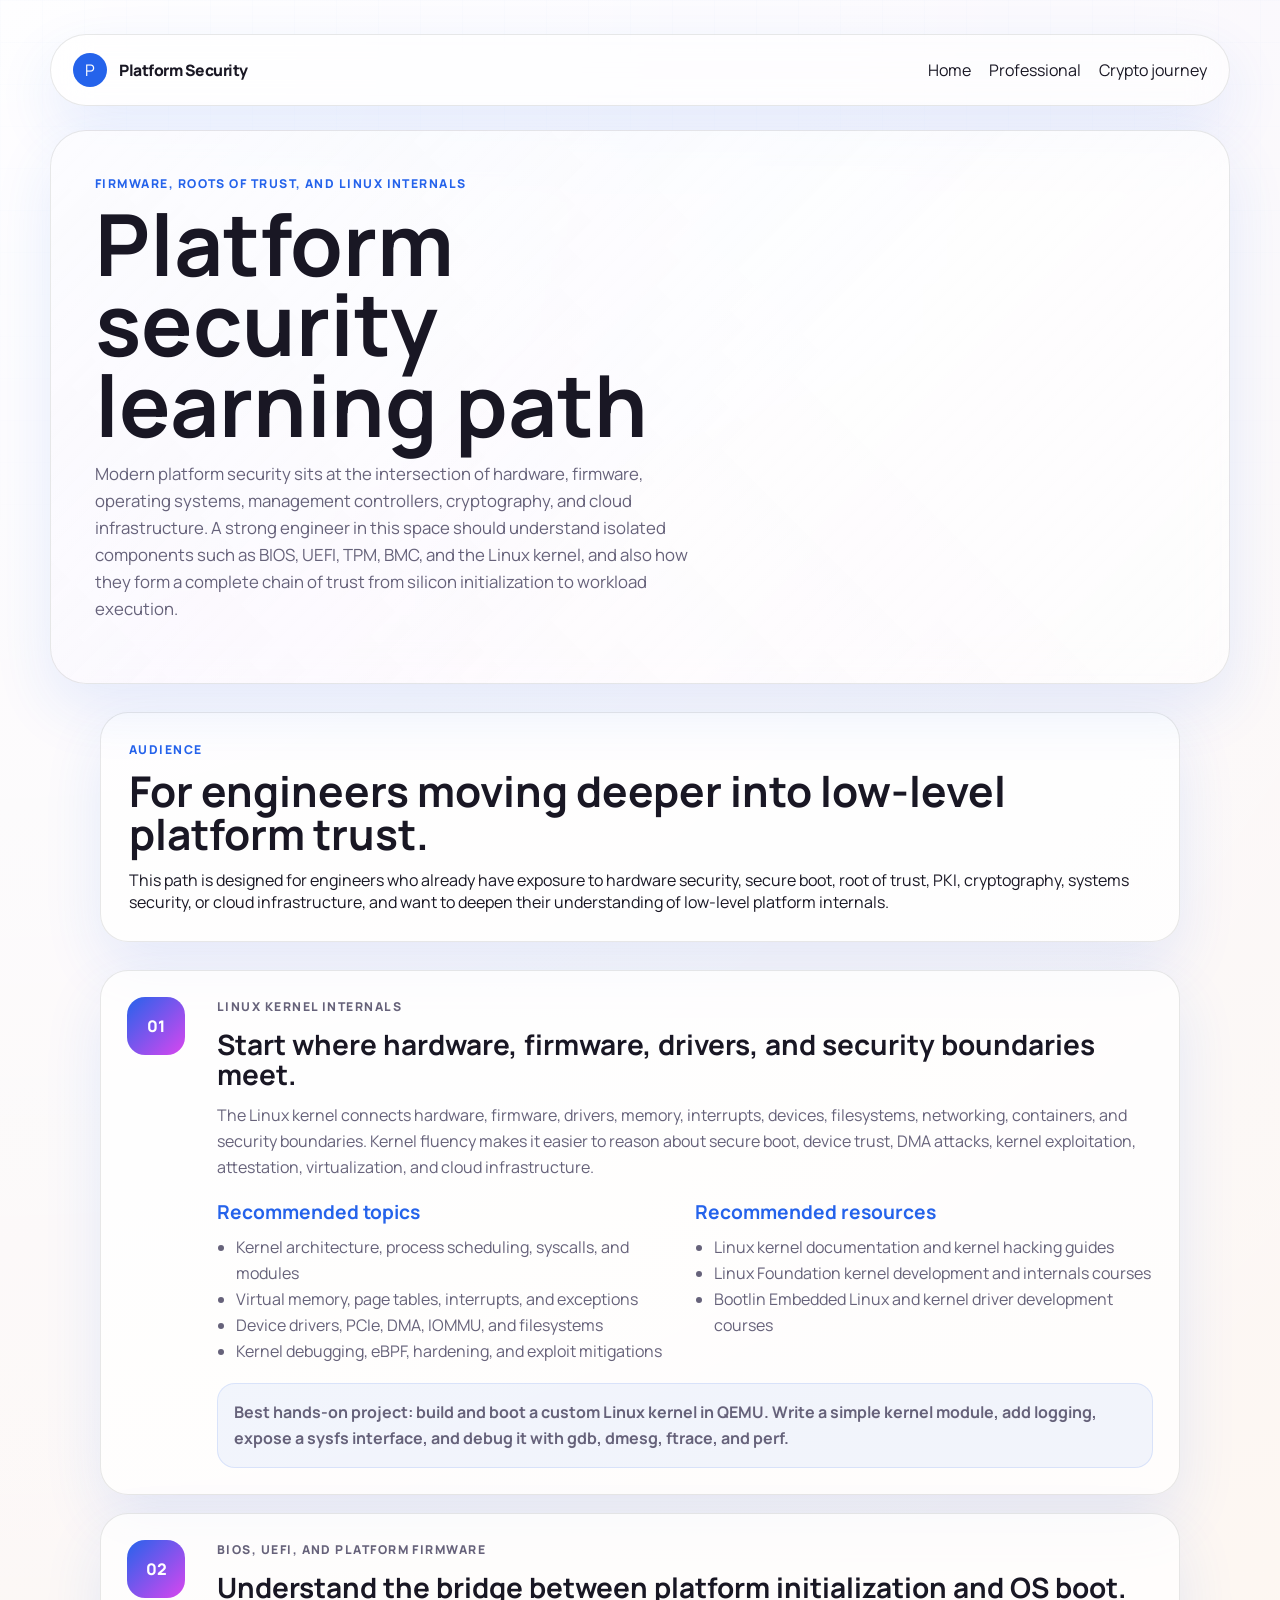
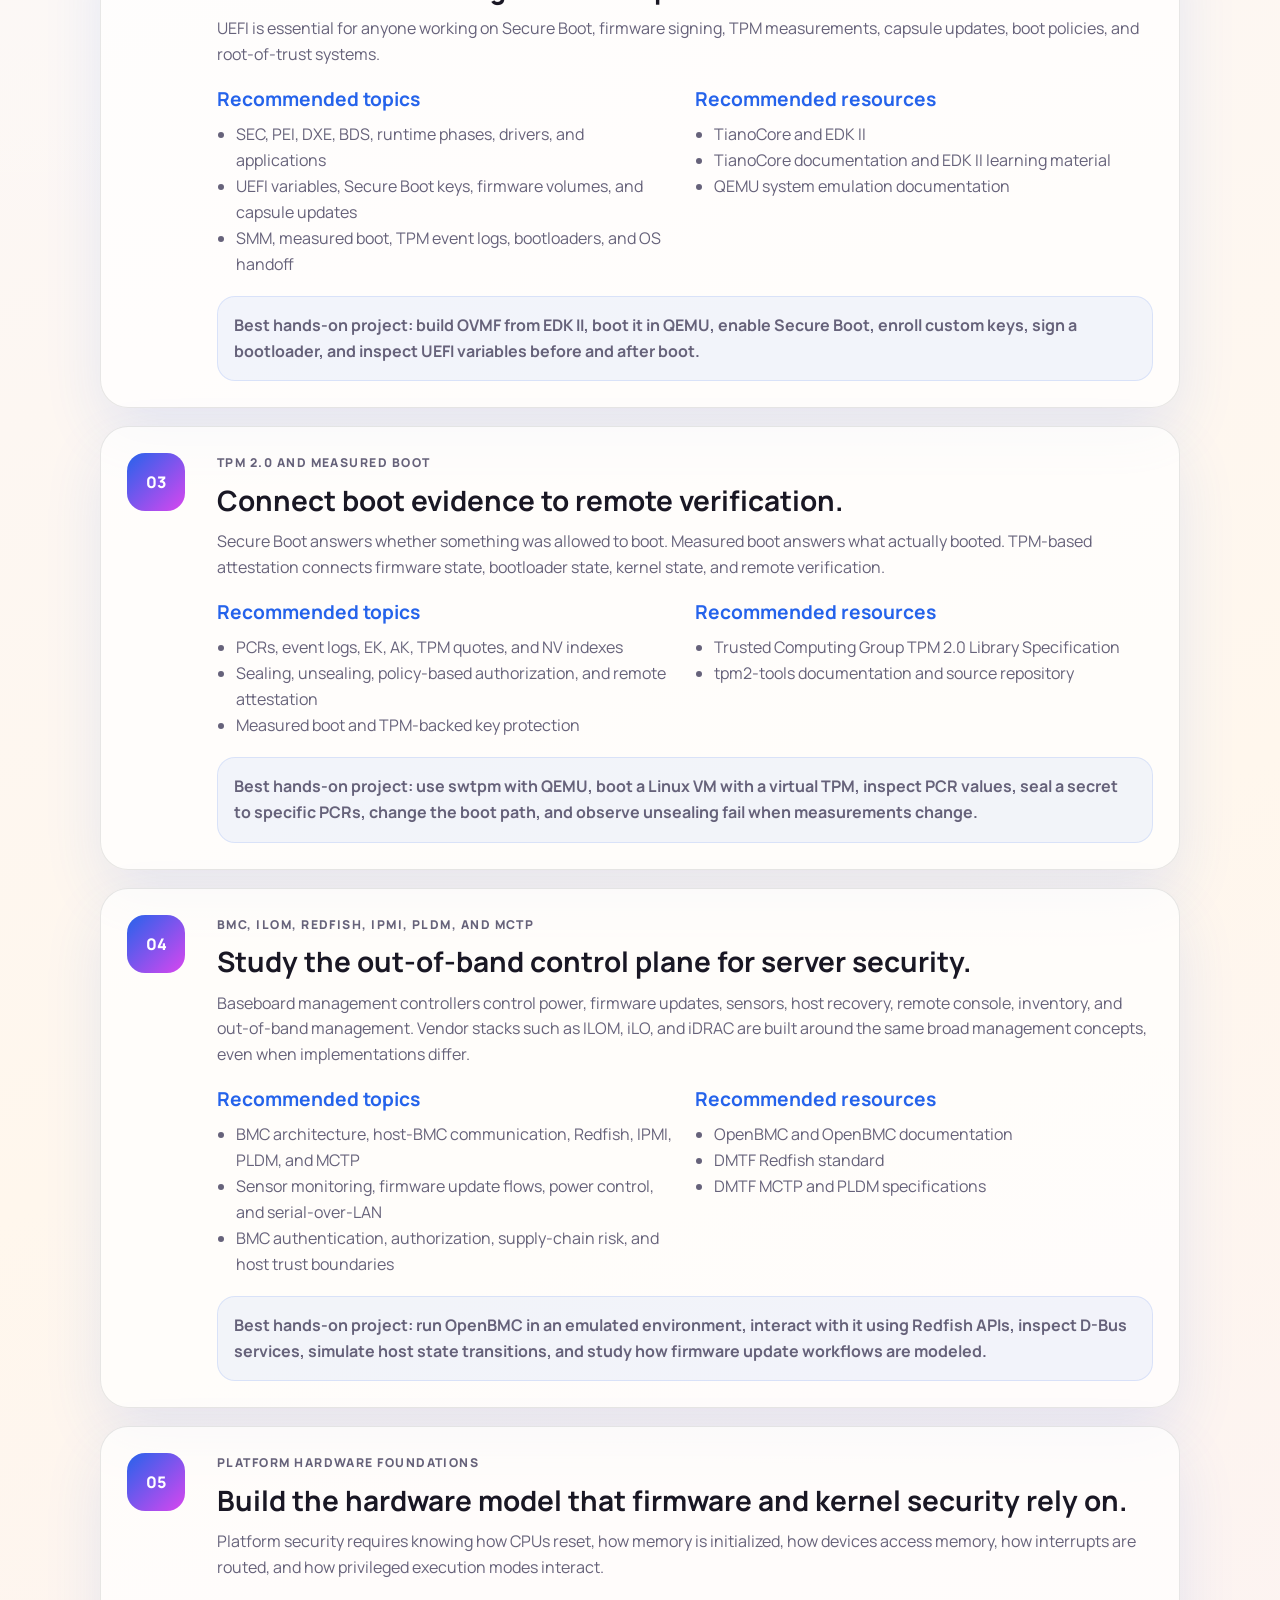
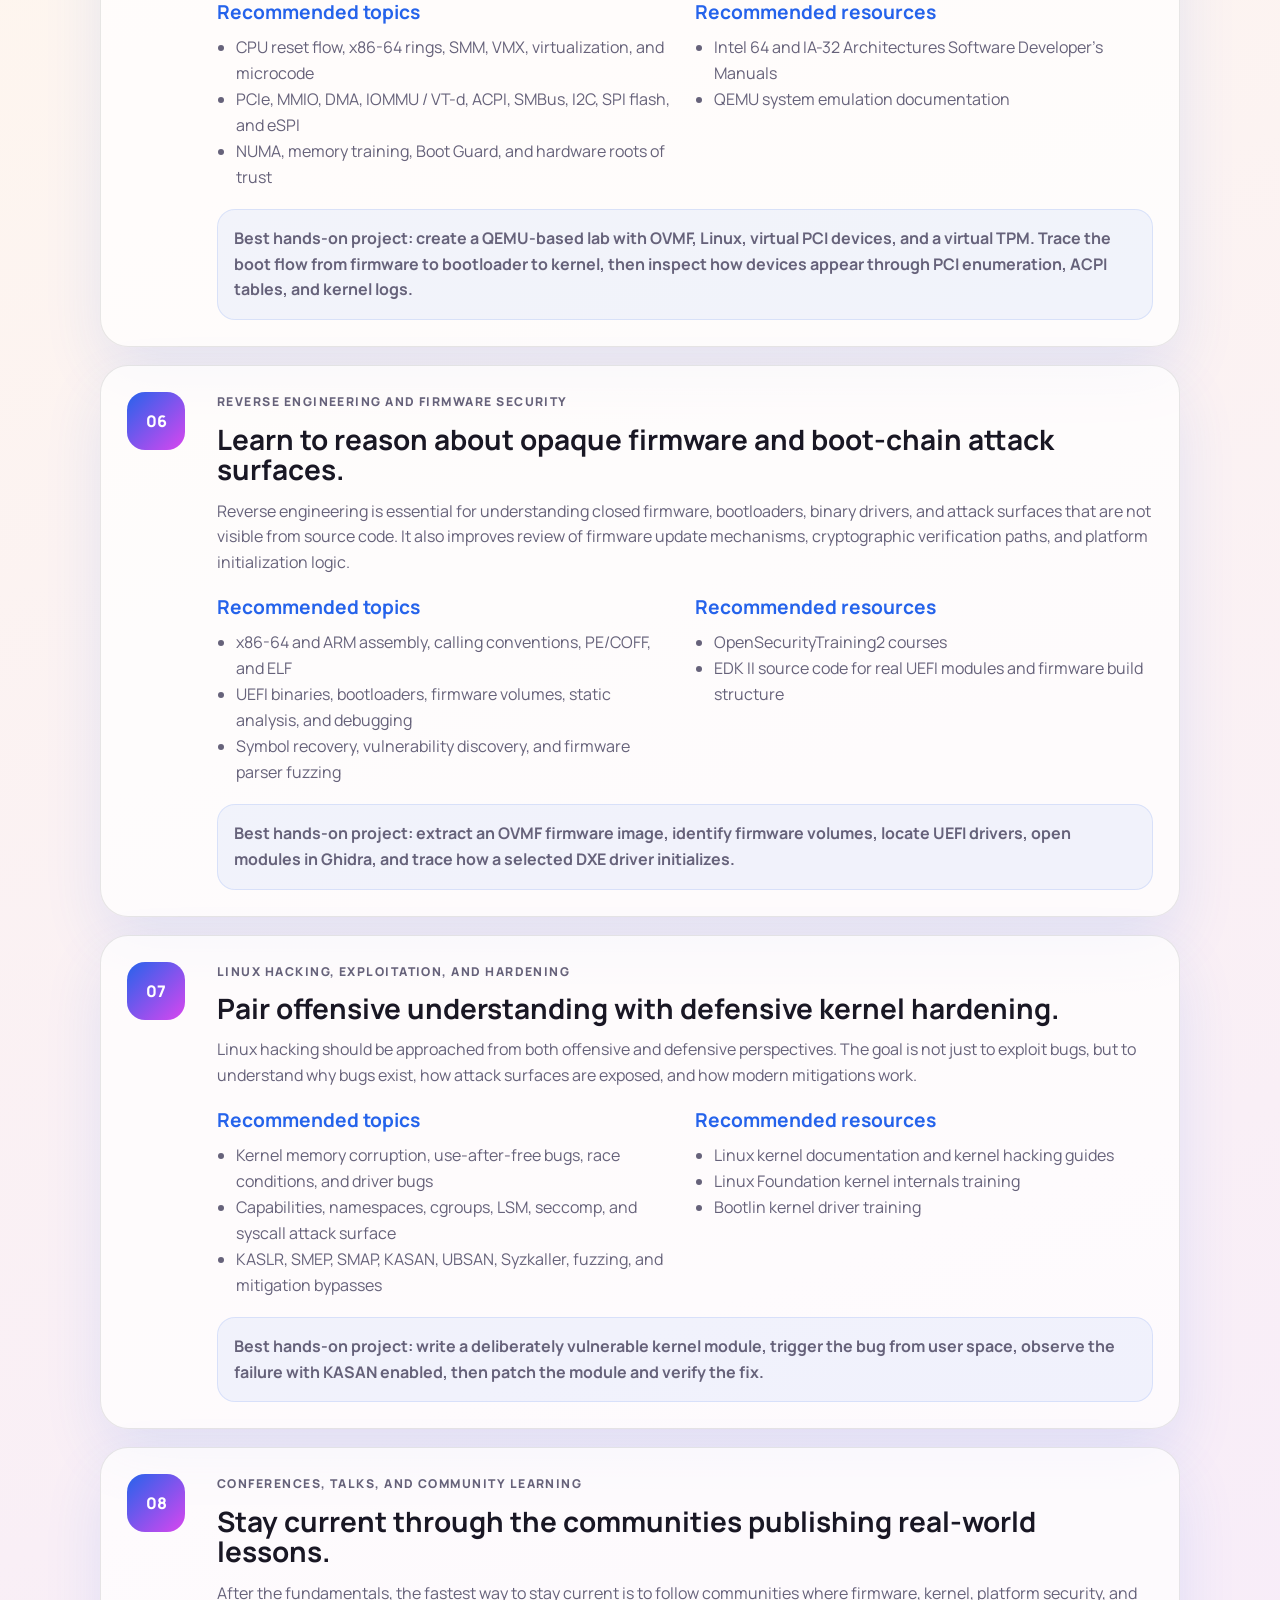
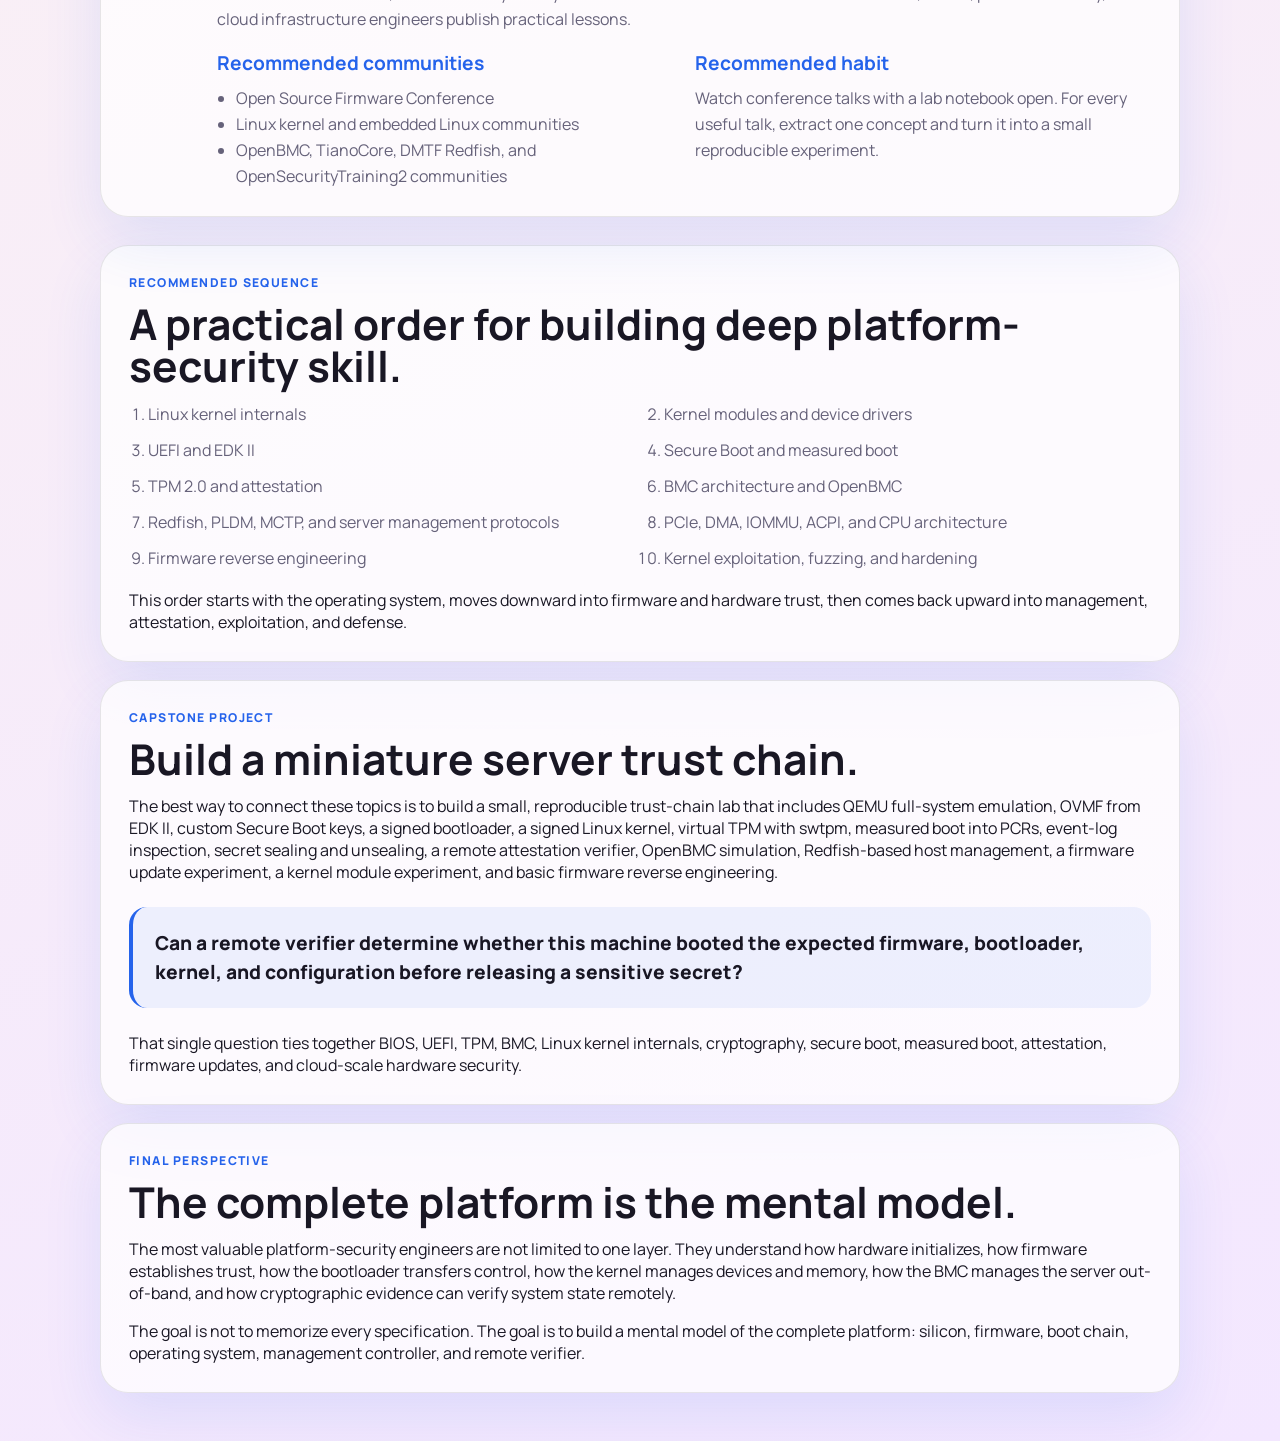
<file: platform-security-learning-path.html>
<!DOCTYPE html>
<html lang="en">
  <head>
    <meta charset="UTF-8" />
    <meta name="viewport" content="width=device-width, initial-scale=1.0" />
    <title>Platform Security Learning Path | Venkata Kishore Kajuluri</title>
    <meta
      name="description"
      content="A practical learning path for platform security, firmware, TPM, BMC, Linux kernel internals, reverse engineering, and attestation."
    />
    <link rel="preconnect" href="https://fonts.googleapis.com" />
    <link rel="preconnect" href="https://fonts.gstatic.com" crossorigin />
    <link
      href="https://fonts.googleapis.com/css2?family=Manrope:wght@400;500;600;700;800&display=swap"
      rel="stylesheet"
    />
    <link rel="stylesheet" href="./styles.css" />
  </head>
  <body>
    <div class="page-shell">
      <header class="hero">
        <nav class="topbar">
          <a class="brand ghost-link" href="index.html">
            <span class="brand-mark">P</span>
            <span class="brand-name">Platform Security</span>
          </a>
          <div class="topbar-links">
            <a class="ghost-link" href="index.html">Home</a>
            <a class="ghost-link" href="index.html#professional-section">Professional</a>
            <a class="ghost-link" href="crypto-journey.html">Crypto journey</a>
          </div>
        </nav>

        <div class="hero-copy learning-hero">
          <p class="eyebrow">Firmware, roots of trust, and Linux internals</p>
          <h1>Platform security learning path</h1>
          <p class="hero-text">
            Modern platform security sits at the intersection of hardware,
            firmware, operating systems, management controllers, cryptography,
            and cloud infrastructure. A strong engineer in this space should
            understand isolated components such as BIOS, UEFI, TPM, BMC, and
            the Linux kernel, and also how they form a complete chain of trust
            from silicon initialization to workload execution.
          </p>
        </div>
      </header>

      <main class="learning-page">
        <section class="content-card">
          <p class="section-label">Audience</p>
          <h2>For engineers moving deeper into low-level platform trust.</h2>
          <p>
            This path is designed for engineers who already have exposure to
            hardware security, secure boot, root of trust, PKI, cryptography,
            systems security, or cloud infrastructure, and want to deepen their
            understanding of low-level platform internals.
          </p>
        </section>

        <section class="learning-path-grid" aria-label="Learning path modules">
          <article class="learning-module">
            <span class="timeline-step">01</span>
            <div>
              <p class="card-label">Linux kernel internals</p>
              <h2>Start where hardware, firmware, drivers, and security boundaries meet.</h2>
              <p>
                The Linux kernel connects hardware, firmware, drivers, memory,
                interrupts, devices, filesystems, networking, containers, and
                security boundaries. Kernel fluency makes it easier to reason
                about secure boot, device trust, DMA attacks, kernel
                exploitation, attestation, virtualization, and cloud
                infrastructure.
              </p>
              <div class="learning-columns">
                <div>
                  <h3>Recommended topics</h3>
                  <ul>
                    <li>Kernel architecture, process scheduling, syscalls, and modules</li>
                    <li>Virtual memory, page tables, interrupts, and exceptions</li>
                    <li>Device drivers, PCIe, DMA, IOMMU, and filesystems</li>
                    <li>Kernel debugging, eBPF, hardening, and exploit mitigations</li>
                  </ul>
                </div>
                <div>
                  <h3>Recommended resources</h3>
                  <ul>
                    <li>Linux kernel documentation and kernel hacking guides</li>
                    <li>Linux Foundation kernel development and internals courses</li>
                    <li>Bootlin Embedded Linux and kernel driver development courses</li>
                  </ul>
                </div>
              </div>
              <p class="project-note">
                Best hands-on project: build and boot a custom Linux kernel in
                QEMU. Write a simple kernel module, add logging, expose a sysfs
                interface, and debug it with gdb, dmesg, ftrace, and perf.
              </p>
            </div>
          </article>

          <article class="learning-module">
            <span class="timeline-step">02</span>
            <div>
              <p class="card-label">BIOS, UEFI, and platform firmware</p>
              <h2>Understand the bridge between platform initialization and OS boot.</h2>
              <p>
                UEFI is essential for anyone working on Secure Boot, firmware
                signing, TPM measurements, capsule updates, boot policies, and
                root-of-trust systems.
              </p>
              <div class="learning-columns">
                <div>
                  <h3>Recommended topics</h3>
                  <ul>
                    <li>SEC, PEI, DXE, BDS, runtime phases, drivers, and applications</li>
                    <li>UEFI variables, Secure Boot keys, firmware volumes, and capsule updates</li>
                    <li>SMM, measured boot, TPM event logs, bootloaders, and OS handoff</li>
                  </ul>
                </div>
                <div>
                  <h3>Recommended resources</h3>
                  <ul>
                    <li>TianoCore and EDK II</li>
                    <li>TianoCore documentation and EDK II learning material</li>
                    <li>QEMU system emulation documentation</li>
                  </ul>
                </div>
              </div>
              <p class="project-note">
                Best hands-on project: build OVMF from EDK II, boot it in QEMU,
                enable Secure Boot, enroll custom keys, sign a bootloader, and
                inspect UEFI variables before and after boot.
              </p>
            </div>
          </article>

          <article class="learning-module">
            <span class="timeline-step">03</span>
            <div>
              <p class="card-label">TPM 2.0 and measured boot</p>
              <h2>Connect boot evidence to remote verification.</h2>
              <p>
                Secure Boot answers whether something was allowed to boot.
                Measured boot answers what actually booted. TPM-based
                attestation connects firmware state, bootloader state, kernel
                state, and remote verification.
              </p>
              <div class="learning-columns">
                <div>
                  <h3>Recommended topics</h3>
                  <ul>
                    <li>PCRs, event logs, EK, AK, TPM quotes, and NV indexes</li>
                    <li>Sealing, unsealing, policy-based authorization, and remote attestation</li>
                    <li>Measured boot and TPM-backed key protection</li>
                  </ul>
                </div>
                <div>
                  <h3>Recommended resources</h3>
                  <ul>
                    <li>Trusted Computing Group TPM 2.0 Library Specification</li>
                    <li>tpm2-tools documentation and source repository</li>
                  </ul>
                </div>
              </div>
              <p class="project-note">
                Best hands-on project: use swtpm with QEMU, boot a Linux VM
                with a virtual TPM, inspect PCR values, seal a secret to
                specific PCRs, change the boot path, and observe unsealing fail
                when measurements change.
              </p>
            </div>
          </article>

          <article class="learning-module">
            <span class="timeline-step">04</span>
            <div>
              <p class="card-label">BMC, ILOM, Redfish, IPMI, PLDM, and MCTP</p>
              <h2>Study the out-of-band control plane for server security.</h2>
              <p>
                Baseboard management controllers control power, firmware
                updates, sensors, host recovery, remote console, inventory, and
                out-of-band management. Vendor stacks such as ILOM, iLO, and
                iDRAC are built around the same broad management concepts, even
                when implementations differ.
              </p>
              <div class="learning-columns">
                <div>
                  <h3>Recommended topics</h3>
                  <ul>
                    <li>BMC architecture, host-BMC communication, Redfish, IPMI, PLDM, and MCTP</li>
                    <li>Sensor monitoring, firmware update flows, power control, and serial-over-LAN</li>
                    <li>BMC authentication, authorization, supply-chain risk, and host trust boundaries</li>
                  </ul>
                </div>
                <div>
                  <h3>Recommended resources</h3>
                  <ul>
                    <li>OpenBMC and OpenBMC documentation</li>
                    <li>DMTF Redfish standard</li>
                    <li>DMTF MCTP and PLDM specifications</li>
                  </ul>
                </div>
              </div>
              <p class="project-note">
                Best hands-on project: run OpenBMC in an emulated environment,
                interact with it using Redfish APIs, inspect D-Bus services,
                simulate host state transitions, and study how firmware update
                workflows are modeled.
              </p>
            </div>
          </article>

          <article class="learning-module">
            <span class="timeline-step">05</span>
            <div>
              <p class="card-label">Platform hardware foundations</p>
              <h2>Build the hardware model that firmware and kernel security rely on.</h2>
              <p>
                Platform security requires knowing how CPUs reset, how memory is
                initialized, how devices access memory, how interrupts are
                routed, and how privileged execution modes interact.
              </p>
              <div class="learning-columns">
                <div>
                  <h3>Recommended topics</h3>
                  <ul>
                    <li>CPU reset flow, x86-64 rings, SMM, VMX, virtualization, and microcode</li>
                    <li>PCIe, MMIO, DMA, IOMMU / VT-d, ACPI, SMBus, I2C, SPI flash, and eSPI</li>
                    <li>NUMA, memory training, Boot Guard, and hardware roots of trust</li>
                  </ul>
                </div>
                <div>
                  <h3>Recommended resources</h3>
                  <ul>
                    <li>Intel 64 and IA-32 Architectures Software Developer's Manuals</li>
                    <li>QEMU system emulation documentation</li>
                  </ul>
                </div>
              </div>
              <p class="project-note">
                Best hands-on project: create a QEMU-based lab with OVMF,
                Linux, virtual PCI devices, and a virtual TPM. Trace the boot
                flow from firmware to bootloader to kernel, then inspect how
                devices appear through PCI enumeration, ACPI tables, and kernel
                logs.
              </p>
            </div>
          </article>

          <article class="learning-module">
            <span class="timeline-step">06</span>
            <div>
              <p class="card-label">Reverse engineering and firmware security</p>
              <h2>Learn to reason about opaque firmware and boot-chain attack surfaces.</h2>
              <p>
                Reverse engineering is essential for understanding closed
                firmware, bootloaders, binary drivers, and attack surfaces that
                are not visible from source code. It also improves review of
                firmware update mechanisms, cryptographic verification paths,
                and platform initialization logic.
              </p>
              <div class="learning-columns">
                <div>
                  <h3>Recommended topics</h3>
                  <ul>
                    <li>x86-64 and ARM assembly, calling conventions, PE/COFF, and ELF</li>
                    <li>UEFI binaries, bootloaders, firmware volumes, static analysis, and debugging</li>
                    <li>Symbol recovery, vulnerability discovery, and firmware parser fuzzing</li>
                  </ul>
                </div>
                <div>
                  <h3>Recommended resources</h3>
                  <ul>
                    <li>OpenSecurityTraining2 courses</li>
                    <li>EDK II source code for real UEFI modules and firmware build structure</li>
                  </ul>
                </div>
              </div>
              <p class="project-note">
                Best hands-on project: extract an OVMF firmware image, identify
                firmware volumes, locate UEFI drivers, open modules in Ghidra,
                and trace how a selected DXE driver initializes.
              </p>
            </div>
          </article>

          <article class="learning-module">
            <span class="timeline-step">07</span>
            <div>
              <p class="card-label">Linux hacking, exploitation, and hardening</p>
              <h2>Pair offensive understanding with defensive kernel hardening.</h2>
              <p>
                Linux hacking should be approached from both offensive and
                defensive perspectives. The goal is not just to exploit bugs,
                but to understand why bugs exist, how attack surfaces are
                exposed, and how modern mitigations work.
              </p>
              <div class="learning-columns">
                <div>
                  <h3>Recommended topics</h3>
                  <ul>
                    <li>Kernel memory corruption, use-after-free bugs, race conditions, and driver bugs</li>
                    <li>Capabilities, namespaces, cgroups, LSM, seccomp, and syscall attack surface</li>
                    <li>KASLR, SMEP, SMAP, KASAN, UBSAN, Syzkaller, fuzzing, and mitigation bypasses</li>
                  </ul>
                </div>
                <div>
                  <h3>Recommended resources</h3>
                  <ul>
                    <li>Linux kernel documentation and kernel hacking guides</li>
                    <li>Linux Foundation kernel internals training</li>
                    <li>Bootlin kernel driver training</li>
                  </ul>
                </div>
              </div>
              <p class="project-note">
                Best hands-on project: write a deliberately vulnerable kernel
                module, trigger the bug from user space, observe the failure
                with KASAN enabled, then patch the module and verify the fix.
              </p>
            </div>
          </article>

          <article class="learning-module">
            <span class="timeline-step">08</span>
            <div>
              <p class="card-label">Conferences, talks, and community learning</p>
              <h2>Stay current through the communities publishing real-world lessons.</h2>
              <p>
                After the fundamentals, the fastest way to stay current is to
                follow communities where firmware, kernel, platform security,
                and cloud infrastructure engineers publish practical lessons.
              </p>
              <div class="learning-columns">
                <div>
                  <h3>Recommended communities</h3>
                  <ul>
                    <li>Open Source Firmware Conference</li>
                    <li>Linux kernel and embedded Linux communities</li>
                    <li>OpenBMC, TianoCore, DMTF Redfish, and OpenSecurityTraining2 communities</li>
                  </ul>
                </div>
                <div>
                  <h3>Recommended habit</h3>
                  <p>
                    Watch conference talks with a lab notebook open. For every
                    useful talk, extract one concept and turn it into a small
                    reproducible experiment.
                  </p>
                </div>
              </div>
            </div>
          </article>
        </section>

        <section class="content-card sequence-card">
          <p class="section-label">Recommended sequence</p>
          <h2>A practical order for building deep platform-security skill.</h2>
          <ol class="sequence-list">
            <li>Linux kernel internals</li>
            <li>Kernel modules and device drivers</li>
            <li>UEFI and EDK II</li>
            <li>Secure Boot and measured boot</li>
            <li>TPM 2.0 and attestation</li>
            <li>BMC architecture and OpenBMC</li>
            <li>Redfish, PLDM, MCTP, and server management protocols</li>
            <li>PCIe, DMA, IOMMU, ACPI, and CPU architecture</li>
            <li>Firmware reverse engineering</li>
            <li>Kernel exploitation, fuzzing, and hardening</li>
          </ol>
          <p>
            This order starts with the operating system, moves downward into
            firmware and hardware trust, then comes back upward into management,
            attestation, exploitation, and defense.
          </p>
        </section>

        <section class="content-card capstone-card">
          <p class="section-label">Capstone project</p>
          <h2>Build a miniature server trust chain.</h2>
          <p>
            The best way to connect these topics is to build a small,
            reproducible trust-chain lab that includes QEMU full-system
            emulation, OVMF from EDK II, custom Secure Boot keys, a signed
            bootloader, a signed Linux kernel, virtual TPM with swtpm, measured
            boot into PCRs, event-log inspection, secret sealing and unsealing,
            a remote attestation verifier, OpenBMC simulation, Redfish-based
            host management, a firmware update experiment, a kernel module
            experiment, and basic firmware reverse engineering.
          </p>
          <blockquote>
            Can a remote verifier determine whether this machine booted the
            expected firmware, bootloader, kernel, and configuration before
            releasing a sensitive secret?
          </blockquote>
          <p>
            That single question ties together BIOS, UEFI, TPM, BMC, Linux
            kernel internals, cryptography, secure boot, measured boot,
            attestation, firmware updates, and cloud-scale hardware security.
          </p>
        </section>

        <section class="content-card">
          <p class="section-label">Final perspective</p>
          <h2>The complete platform is the mental model.</h2>
          <p>
            The most valuable platform-security engineers are not limited to
            one layer. They understand how hardware initializes, how firmware
            establishes trust, how the bootloader transfers control, how the
            kernel manages devices and memory, how the BMC manages the server
            out-of-band, and how cryptographic evidence can verify system state
            remotely.
          </p>
          <p>
            The goal is not to memorize every specification. The goal is to
            build a mental model of the complete platform: silicon, firmware,
            boot chain, operating system, management controller, and remote
            verifier.
          </p>
        </section>
      </main>
    </div>
  </body>
</html>
</file>
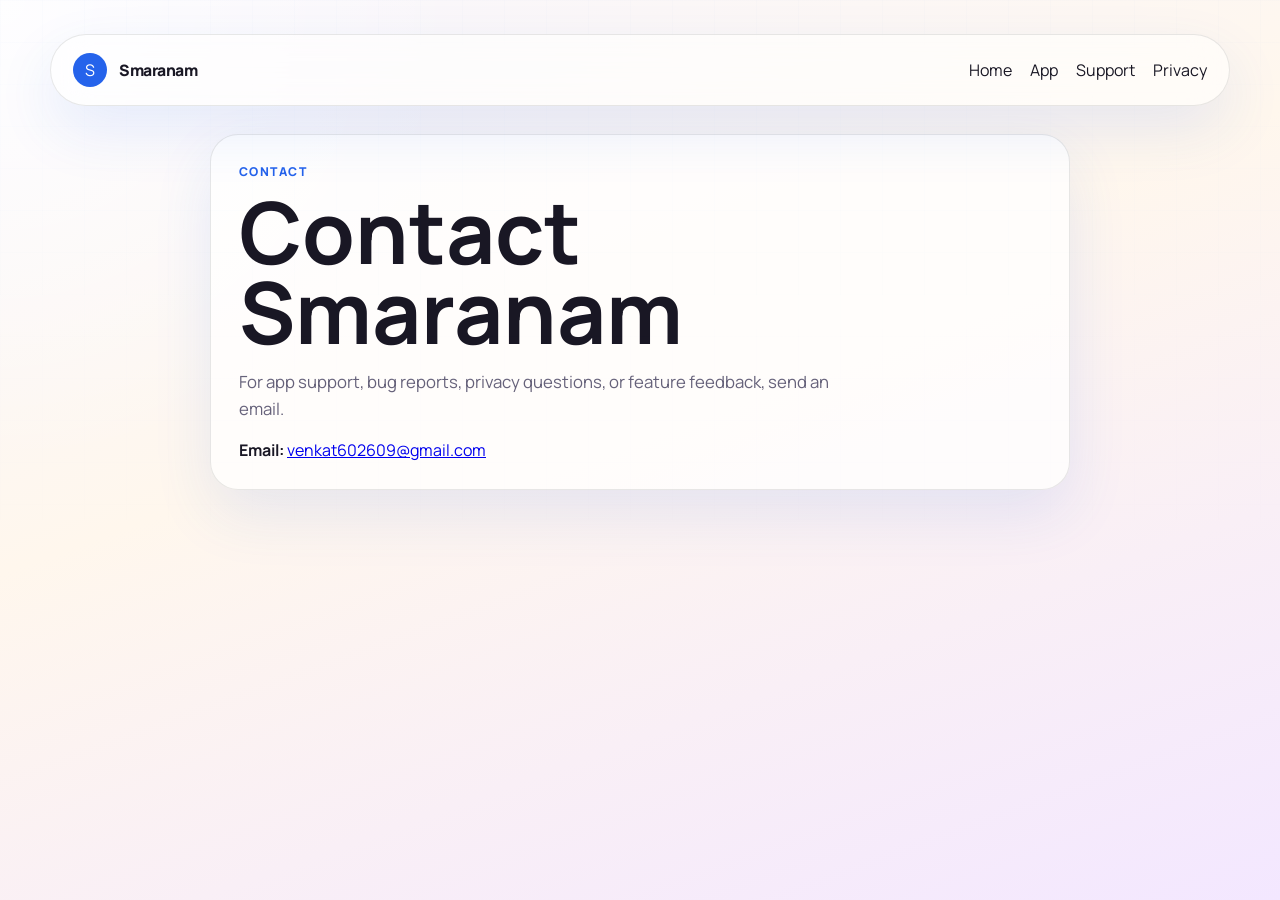
<file: smarana-contact.html>
<!DOCTYPE html>
<html lang="en">
  <head>
    <meta charset="UTF-8" />
    <meta name="viewport" content="width=device-width, initial-scale=1.0" />
    <meta http-equiv="refresh" content="0; url=smaranam-contact.html" />
    <link rel="canonical" href="smaranam-contact.html" />
    <title>Smaranam Contact</title>
  </head>
  <body>
    <p><a href="smaranam-contact.html">Continue to Smaranam Contact</a></p>
  </body>
</html>
</file>
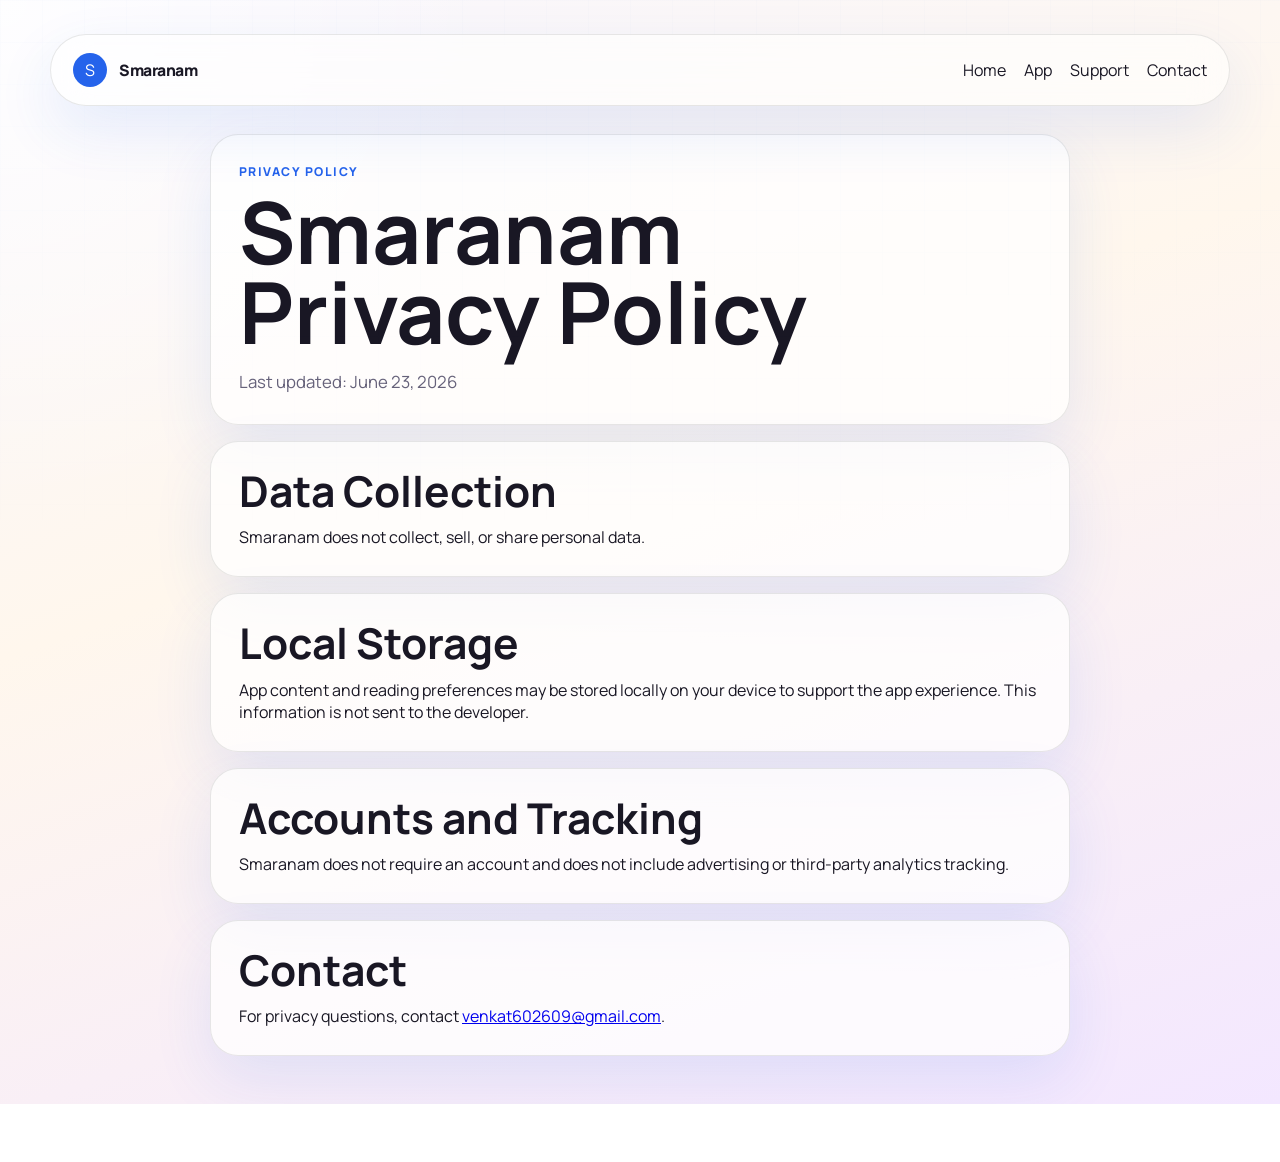
<file: smarana-privacy.html>
<!DOCTYPE html>
<html lang="en">
  <head>
    <meta charset="UTF-8" />
    <meta name="viewport" content="width=device-width, initial-scale=1.0" />
    <meta http-equiv="refresh" content="0; url=smaranam-privacy.html" />
    <link rel="canonical" href="smaranam-privacy.html" />
    <title>Smaranam Privacy</title>
  </head>
  <body>
    <p><a href="smaranam-privacy.html">Continue to Smaranam Privacy</a></p>
  </body>
</html>
</file>
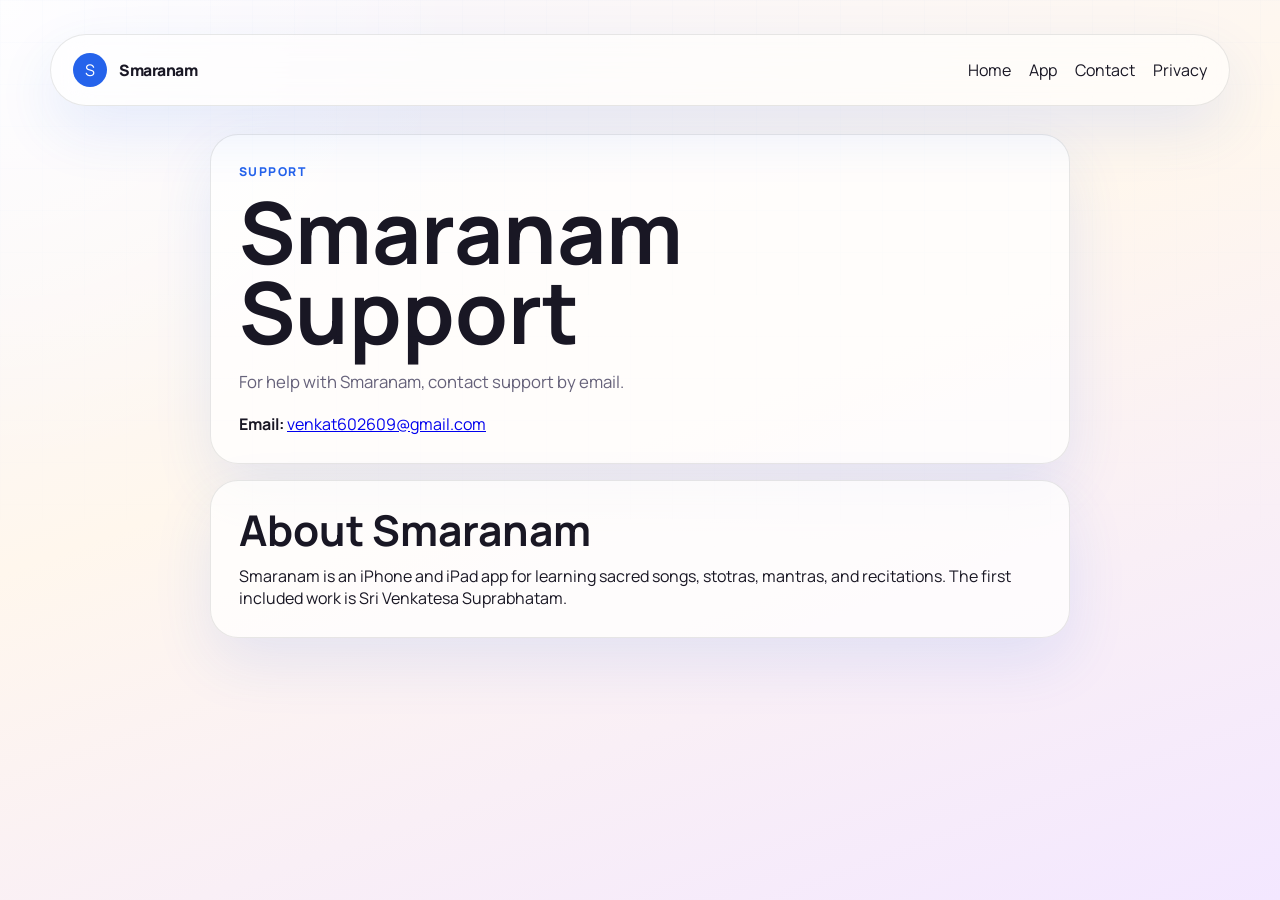
<file: smarana-support.html>
<!DOCTYPE html>
<html lang="en">
  <head>
    <meta charset="UTF-8" />
    <meta name="viewport" content="width=device-width, initial-scale=1.0" />
    <meta http-equiv="refresh" content="0; url=smaranam-support.html" />
    <link rel="canonical" href="smaranam-support.html" />
    <title>Smaranam Support</title>
  </head>
  <body>
    <p><a href="smaranam-support.html">Continue to Smaranam Support</a></p>
  </body>
</html>
</file>
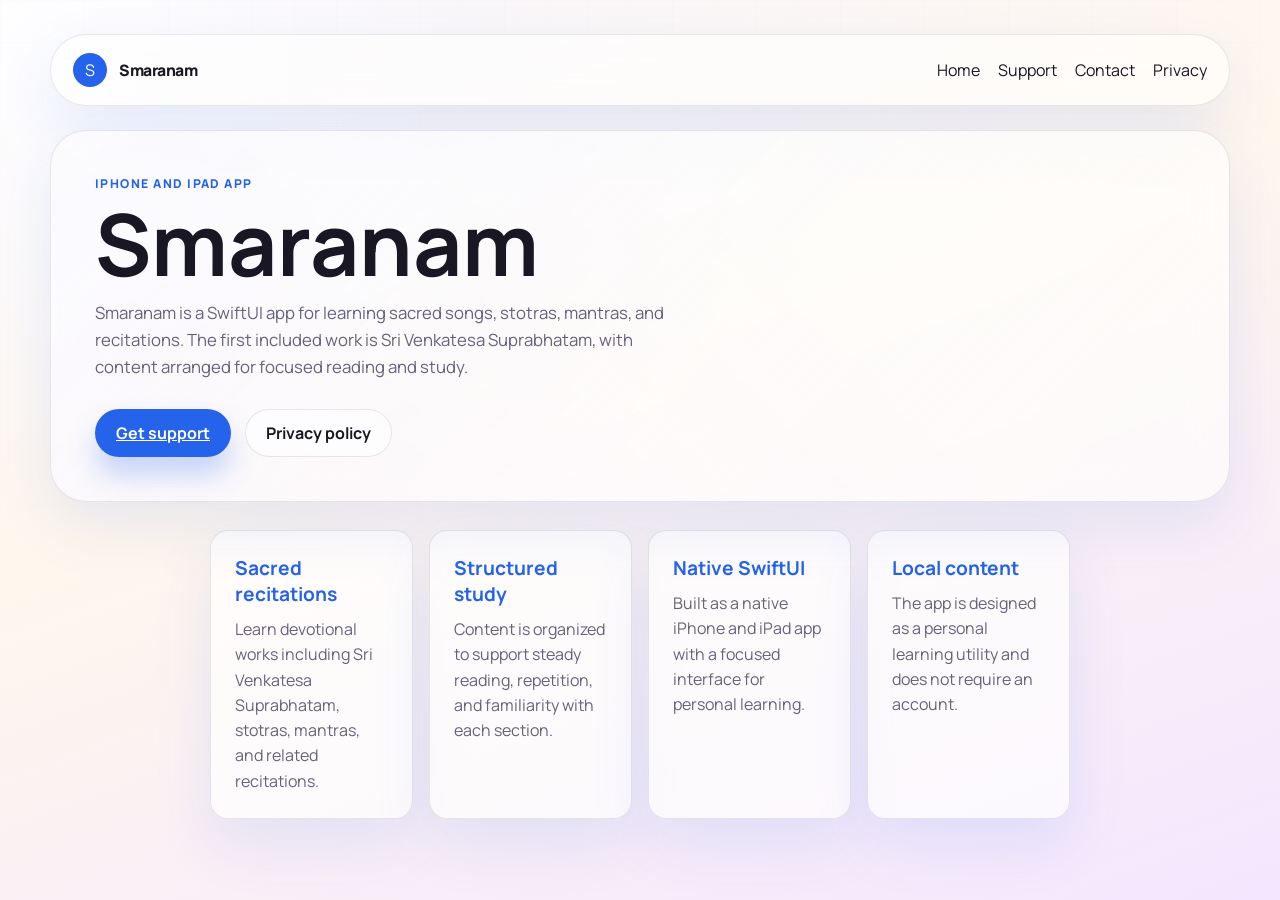
<file: smarana.html>
<!DOCTYPE html>
<html lang="en">
  <head>
    <meta charset="UTF-8" />
    <meta name="viewport" content="width=device-width, initial-scale=1.0" />
    <meta http-equiv="refresh" content="0; url=smaranam.html" />
    <link rel="canonical" href="smaranam.html" />
    <title>Smaranam</title>
  </head>
  <body>
    <p><a href="smaranam.html">Continue to Smaranam</a></p>
  </body>
</html>
</file>
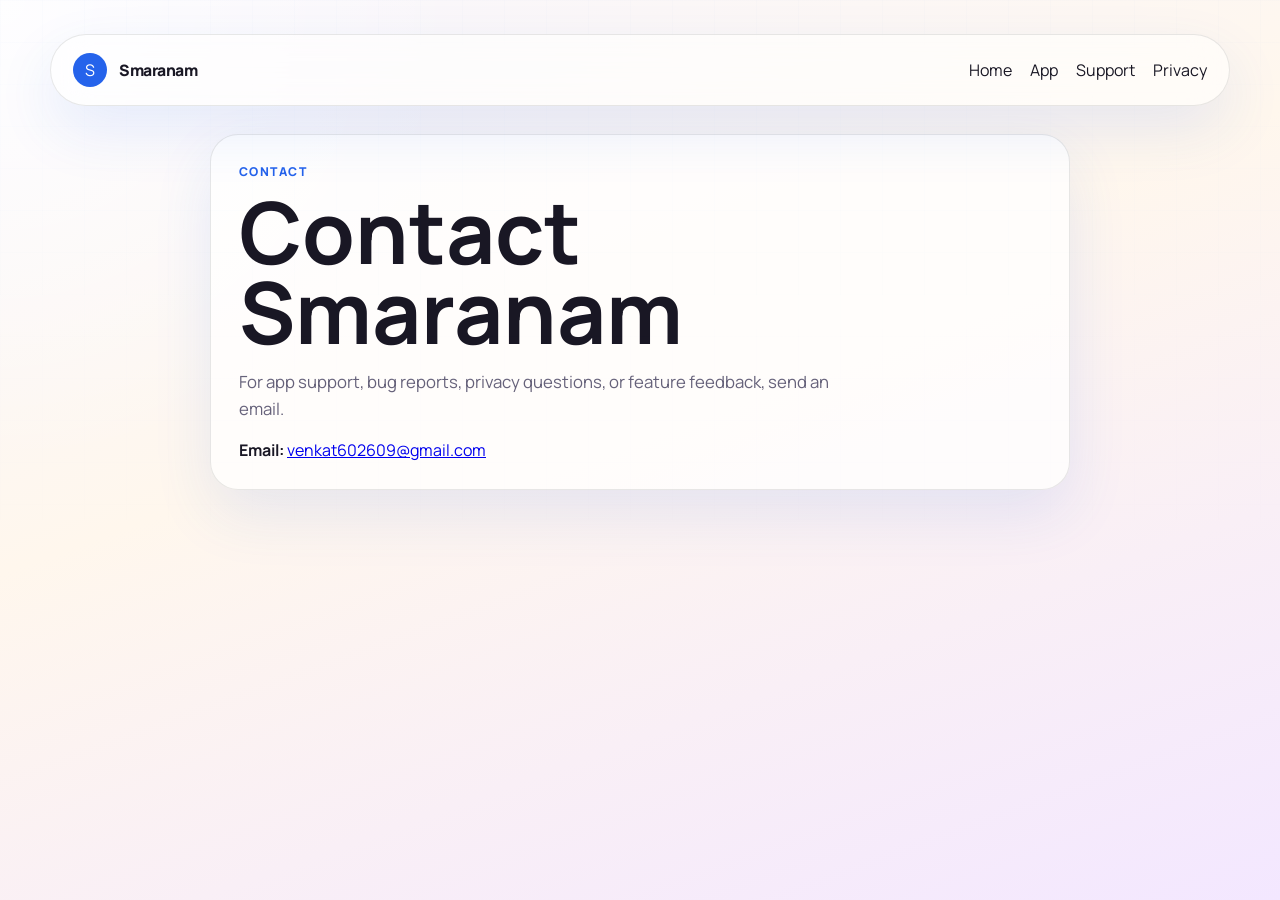
<file: smaranam-contact.html>
<!DOCTYPE html>
<html lang="en">
  <head>
    <meta charset="UTF-8" />
    <meta name="viewport" content="width=device-width, initial-scale=1.0" />
    <title>Contact | Smaranam</title>
    <meta name="description" content="Contact information for Smaranam." />
    <link rel="preconnect" href="https://fonts.googleapis.com" />
    <link rel="preconnect" href="https://fonts.gstatic.com" crossorigin />
    <link
      href="https://fonts.googleapis.com/css2?family=Manrope:wght@400;500;600;700;800&display=swap"
      rel="stylesheet"
    />
    <link rel="stylesheet" href="./styles.css" />
  </head>
  <body>
    <div class="page-shell">
      <header class="hero">
        <nav class="topbar">
          <a class="brand ghost-link" href="smaranam.html">
            <span class="brand-mark">S</span>
            <span class="brand-name">Smaranam</span>
          </a>
          <div class="topbar-links">
            <a class="ghost-link" href="index.html">Home</a>
            <a class="ghost-link" href="smaranam.html">App</a>
            <a class="ghost-link" href="smaranam-support.html">Support</a>
            <a class="ghost-link" href="smaranam-privacy.html">Privacy</a>
          </div>
        </nav>
      </header>

      <main class="content-page">
        <section class="content-card">
          <p class="section-label">Contact</p>
          <h1>Contact Smaranam</h1>
          <p class="hero-text">
            For app support, bug reports, privacy questions, or feature
            feedback, send an email.
          </p>
          <p><strong>Email:</strong> <a href="mailto:venkat602609@gmail.com">venkat602609@gmail.com</a></p>
        </section>
      </main>
    </div>
  </body>
</html>
</file>
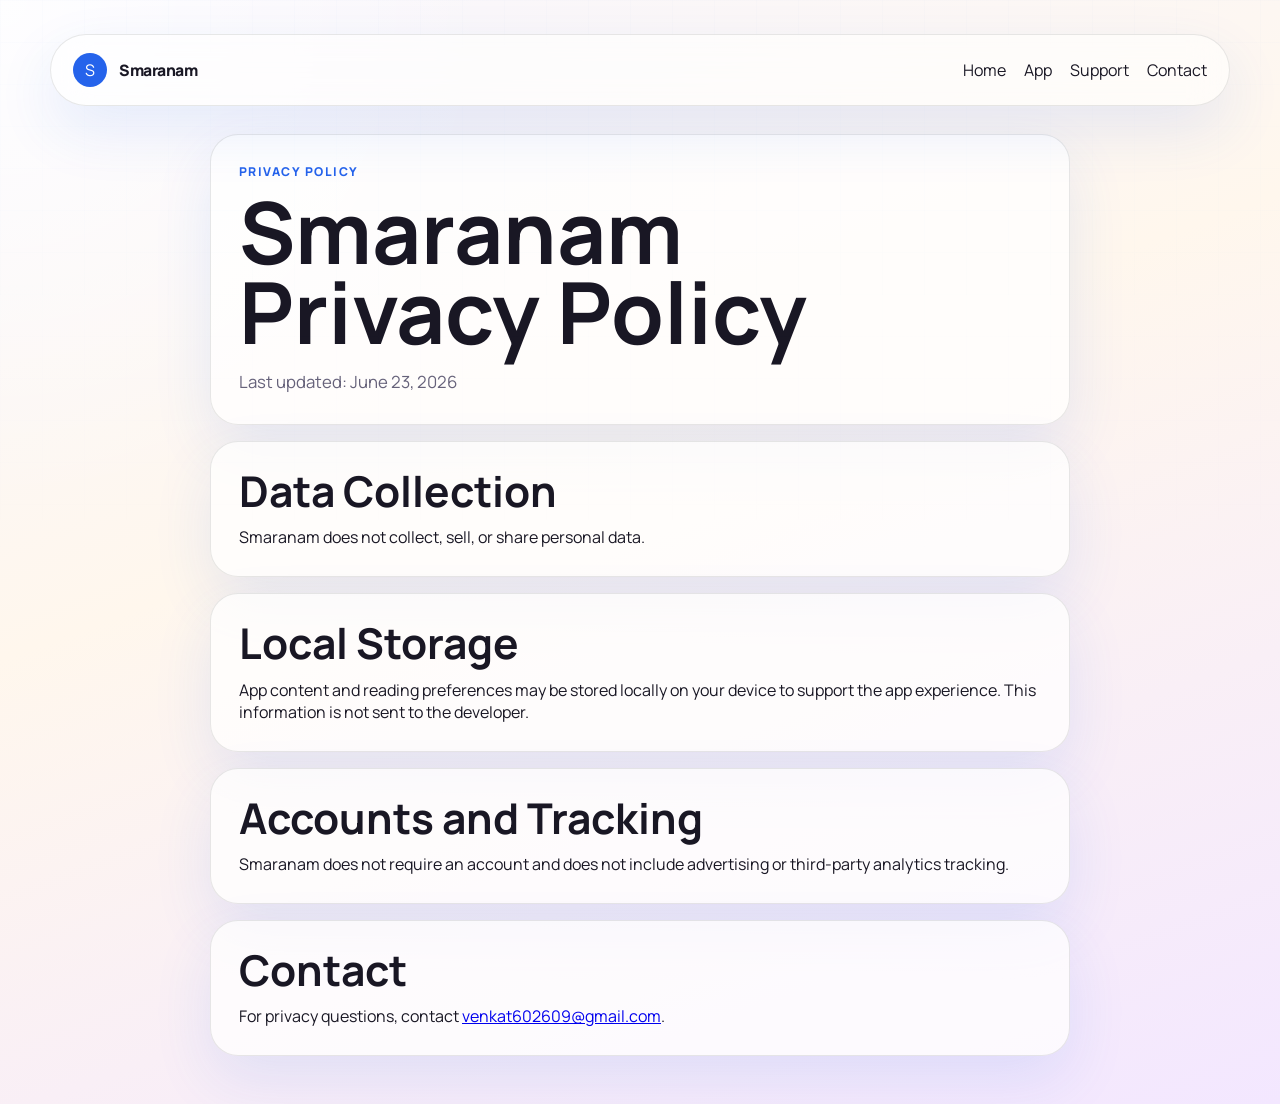
<file: smaranam-privacy.html>
<!DOCTYPE html>
<html lang="en">
  <head>
    <meta charset="UTF-8" />
    <meta name="viewport" content="width=device-width, initial-scale=1.0" />
    <title>Smaranam Privacy Policy</title>
    <meta name="description" content="Privacy policy for Smaranam." />
    <link rel="preconnect" href="https://fonts.googleapis.com" />
    <link rel="preconnect" href="https://fonts.gstatic.com" crossorigin />
    <link
      href="https://fonts.googleapis.com/css2?family=Manrope:wght@400;500;600;700;800&display=swap"
      rel="stylesheet"
    />
    <link rel="stylesheet" href="./styles.css" />
  </head>
  <body>
    <div class="page-shell">
      <header class="hero">
        <nav class="topbar">
          <a class="brand ghost-link" href="smaranam.html">
            <span class="brand-mark">S</span>
            <span class="brand-name">Smaranam</span>
          </a>
          <div class="topbar-links">
            <a class="ghost-link" href="index.html">Home</a>
            <a class="ghost-link" href="smaranam.html">App</a>
            <a class="ghost-link" href="smaranam-support.html">Support</a>
            <a class="ghost-link" href="smaranam-contact.html">Contact</a>
          </div>
        </nav>
      </header>

      <main class="content-page">
        <section class="content-card">
          <p class="section-label">Privacy Policy</p>
          <h1>Smaranam Privacy Policy</h1>
          <p class="hero-text">Last updated: June 23, 2026</p>
        </section>

        <section class="content-card">
          <h2>Data Collection</h2>
          <p>Smaranam does not collect, sell, or share personal data.</p>
        </section>

        <section class="content-card">
          <h2>Local Storage</h2>
          <p>
            App content and reading preferences may be stored locally on your
            device to support the app experience. This information is not sent
            to the developer.
          </p>
        </section>

        <section class="content-card">
          <h2>Accounts and Tracking</h2>
          <p>
            Smaranam does not require an account and does not include advertising
            or third-party analytics tracking.
          </p>
        </section>

        <section class="content-card">
          <h2>Contact</h2>
          <p>
            For privacy questions, contact
            <a href="mailto:venkat602609@gmail.com">venkat602609@gmail.com</a>.
          </p>
        </section>
      </main>
    </div>
  </body>
</html>
</file>
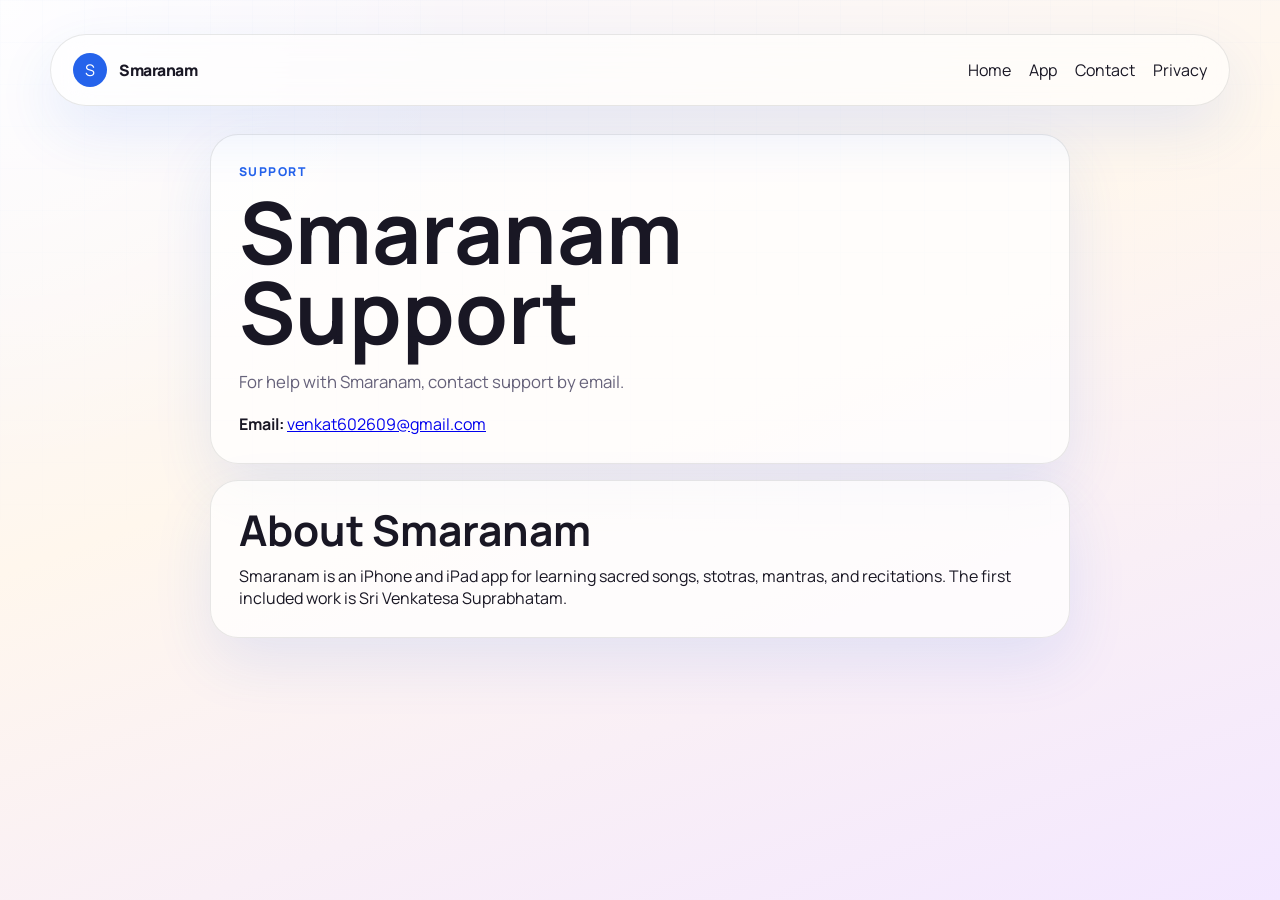
<file: smaranam-support.html>
<!DOCTYPE html>
<html lang="en">
  <head>
    <meta charset="UTF-8" />
    <meta name="viewport" content="width=device-width, initial-scale=1.0" />
    <title>Smaranam Support</title>
    <meta name="description" content="Support information for Smaranam." />
    <link rel="preconnect" href="https://fonts.googleapis.com" />
    <link rel="preconnect" href="https://fonts.gstatic.com" crossorigin />
    <link
      href="https://fonts.googleapis.com/css2?family=Manrope:wght@400;500;600;700;800&display=swap"
      rel="stylesheet"
    />
    <link rel="stylesheet" href="./styles.css" />
  </head>
  <body>
    <div class="page-shell">
      <header class="hero">
        <nav class="topbar">
          <a class="brand ghost-link" href="smaranam.html">
            <span class="brand-mark">S</span>
            <span class="brand-name">Smaranam</span>
          </a>
          <div class="topbar-links">
            <a class="ghost-link" href="index.html">Home</a>
            <a class="ghost-link" href="smaranam.html">App</a>
            <a class="ghost-link" href="smaranam-contact.html">Contact</a>
            <a class="ghost-link" href="smaranam-privacy.html">Privacy</a>
          </div>
        </nav>
      </header>

      <main class="content-page">
        <section class="content-card">
          <p class="section-label">Support</p>
          <h1>Smaranam Support</h1>
          <p class="hero-text">For help with Smaranam, contact support by email.</p>
          <p><strong>Email:</strong> <a href="mailto:venkat602609@gmail.com">venkat602609@gmail.com</a></p>
        </section>

        <section class="content-card">
          <h2>About Smaranam</h2>
          <p>
            Smaranam is an iPhone and iPad app for learning sacred songs,
            stotras, mantras, and recitations. The first included work is Sri
            Venkatesa Suprabhatam.
          </p>
        </section>
      </main>
    </div>
  </body>
</html>
</file>
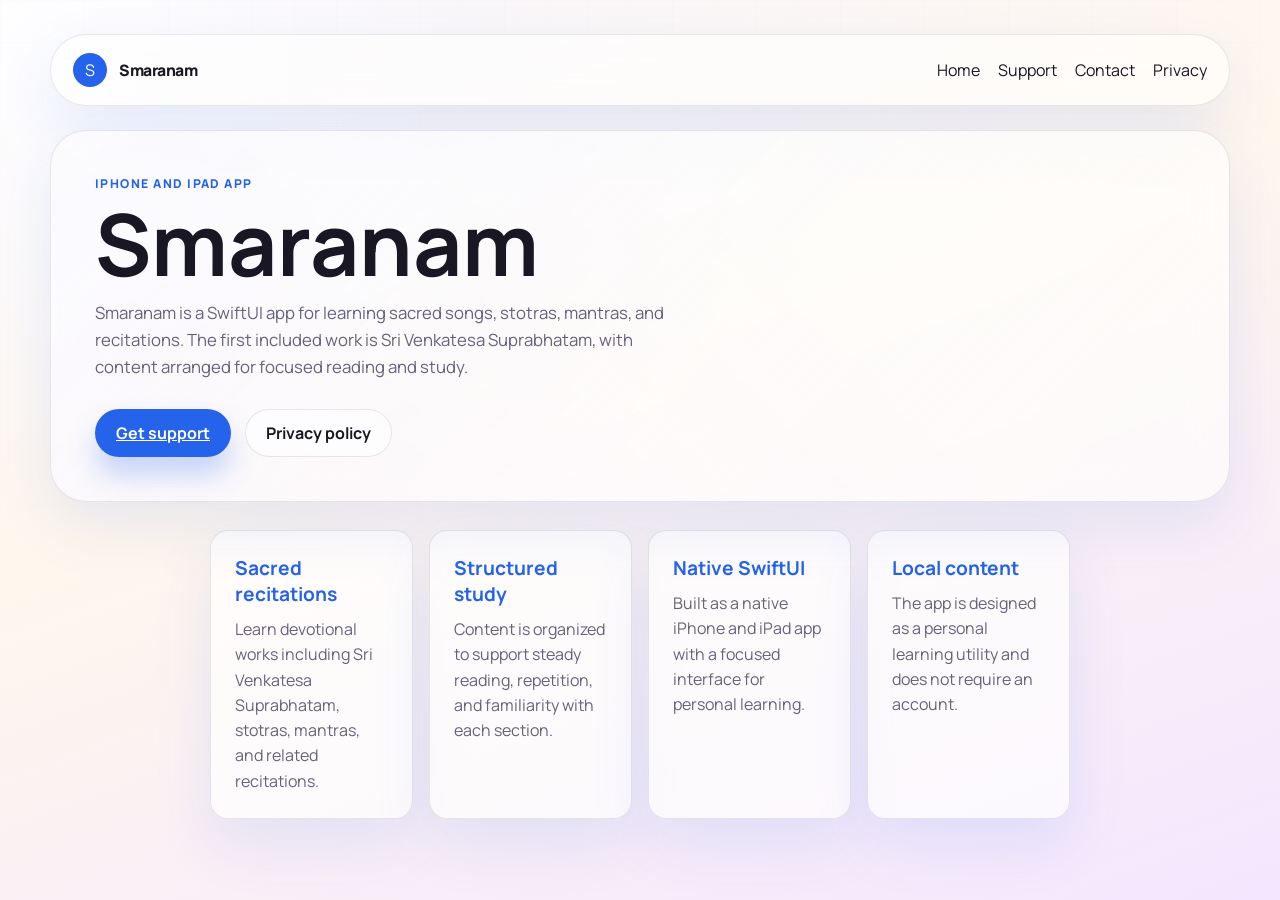
<file: smaranam.html>
<!DOCTYPE html>
<html lang="en">
  <head>
    <meta charset="UTF-8" />
    <meta name="viewport" content="width=device-width, initial-scale=1.0" />
    <title>Smaranam | Venkata Kishore Kajuluri</title>
    <meta
      name="description"
      content="Smaranam is an iPhone and iPad app for learning sacred songs, stotras, mantras, and recitations."
    />
    <link rel="preconnect" href="https://fonts.googleapis.com" />
    <link rel="preconnect" href="https://fonts.gstatic.com" crossorigin />
    <link
      href="https://fonts.googleapis.com/css2?family=Manrope:wght@400;500;600;700;800&display=swap"
      rel="stylesheet"
    />
    <link rel="stylesheet" href="./styles.css" />
  </head>
  <body>
    <div class="page-shell">
      <header class="hero">
        <nav class="topbar">
          <a class="brand ghost-link" href="index.html#apps-built">
            <span class="brand-mark">S</span>
            <span class="brand-name">Smaranam</span>
          </a>
          <div class="topbar-links">
            <a class="ghost-link" href="index.html">Home</a>
            <a class="ghost-link" href="smaranam-support.html">Support</a>
            <a class="ghost-link" href="smaranam-contact.html">Contact</a>
            <a class="ghost-link" href="smaranam-privacy.html">Privacy</a>
          </div>
        </nav>

        <div class="hero-copy">
          <p class="eyebrow">iPhone and iPad app</p>
          <h1>Smaranam</h1>
          <p class="hero-text">
            Smaranam is a SwiftUI app for learning sacred songs, stotras,
            mantras, and recitations. The first included work is Sri Venkatesa
            Suprabhatam, with content arranged for focused reading and study.
          </p>
          <div class="hero-actions">
            <a class="primary-link" href="smaranam-support.html">Get support</a>
            <a class="secondary-link" href="smaranam-privacy.html">Privacy policy</a>
          </div>
        </div>
      </header>

      <main class="content-page">
        <section class="depth-grid" aria-label="Smaranam features">
          <article class="depth-card">
            <h3>Sacred recitations</h3>
            <p>Learn devotional works including Sri Venkatesa Suprabhatam, stotras, mantras, and related recitations.</p>
          </article>
          <article class="depth-card">
            <h3>Structured study</h3>
            <p>Content is organized to support steady reading, repetition, and familiarity with each section.</p>
          </article>
          <article class="depth-card">
            <h3>Native SwiftUI</h3>
            <p>Built as a native iPhone and iPad app with a focused interface for personal learning.</p>
          </article>
          <article class="depth-card">
            <h3>Local content</h3>
            <p>The app is designed as a personal learning utility and does not require an account.</p>
          </article>
        </section>
      </main>
    </div>
  </body>
</html>
</file>
<file: styles.css>
:root {
  --bg: #f8f7ff;
  --bg-accent: #f3e7ff;
  --surface: rgba(255, 255, 255, 0.7);
  --surface-strong: rgba(255, 255, 255, 0.88);
  --border: rgba(44, 52, 52, 0.11);
  --text: #191724;
  --muted: #66627a;
  --accent: #2563eb;
  --accent-alt: #d946ef;
  --accent-warm: #f97316;
  --accent-soft: #e0e7ff;
  --shadow: 0 24px 60px rgba(37, 99, 235, 0.11);
  --radius-lg: 28px;
  --radius-md: 18px;
  --radius-sm: 12px;
}

* {
  box-sizing: border-box;
}

html {
  scroll-behavior: smooth;
}

body {
  margin: 0;
  min-height: 100vh;
  font-family: "Manrope", sans-serif;
  color: var(--text);
  background:
    radial-gradient(circle at top left, rgba(255, 255, 255, 0.86), transparent 30%),
    linear-gradient(160deg, var(--bg) 0%, #fff7ed 42%, var(--bg-accent) 100%);
}

body::before {
  content: "";
  position: fixed;
  inset: 0;
  pointer-events: none;
  background:
    linear-gradient(rgba(37, 99, 235, 0.03) 1px, transparent 1px),
    linear-gradient(90deg, rgba(37, 99, 235, 0.03) 1px, transparent 1px);
  background-size: 42px 42px;
  mask-image: linear-gradient(to bottom, rgba(0, 0, 0, 0.35), transparent 70%);
}

.page-shell {
  width: min(1180px, calc(100% - 32px));
  margin: 0 auto;
  padding: 24px 0 48px;
}

.topbar,
.hero-copy,
.panel,
.summary-card,
.feature-card,
.primary-button,
.primary-link,
.secondary-link {
  backdrop-filter: blur(18px);
}

.topbar {
  display: flex;
  align-items: center;
  justify-content: space-between;
  padding: 18px 22px;
  border: 1px solid var(--border);
  border-radius: 999px;
  background: rgba(255, 255, 255, 0.56);
  box-shadow: var(--shadow);
}

.brand {
  display: flex;
  align-items: center;
  gap: 12px;
}

.brand-mark {
  display: grid;
  place-items: center;
  width: 34px;
  height: 34px;
  border-radius: 50%;
  background: var(--accent);
  color: white;
}

.topbar-links {
  display: flex;
  align-items: center;
  gap: 18px;
}

.brand-copy {
  display: flex;
  flex-direction: column;
  gap: 2px;
  min-width: 0;
}

.brand-name {
  font-size: 0.98rem;
  font-weight: 800;
  letter-spacing: -0.03em;
  line-height: 1.05;
}

.brand-tagline {
  color: var(--muted);
  font-size: 0.76rem;
  font-weight: 700;
  letter-spacing: 0.08em;
  text-transform: uppercase;
}

.ghost-link,
.secondary-link {
  color: var(--text);
  text-decoration: none;
}

.hero {
  padding-top: 10px;
}

.hero-copy {
  margin-top: 24px;
  padding: 44px;
  border-radius: calc(var(--radius-lg) + 8px);
  border: 1px solid var(--border);
  background:
    linear-gradient(135deg, rgba(255, 255, 255, 0.88), rgba(255, 255, 255, 0.56)),
    linear-gradient(135deg, rgba(37, 99, 235, 0.12), transparent 58%),
    linear-gradient(45deg, rgba(217, 70, 239, 0.09), transparent 65%);
  box-shadow: var(--shadow);
}

.eyebrow,
.section-label,
.card-label {
  margin: 0 0 12px;
  text-transform: uppercase;
  letter-spacing: 0.12em;
  color: var(--accent);
  font-size: 0.76rem;
  font-weight: 800;
}

h1,
h2,
h3,
p {
  margin-top: 0;
}

h1 {
  max-width: 12ch;
  margin-bottom: 16px;
  font-size: 5.35rem;
  line-height: 0.94;
  letter-spacing: 0;
}

h2 {
  margin-bottom: 14px;
  font-size: 2.65rem;
  line-height: 1;
  letter-spacing: 0;
}

h3 {
  margin-bottom: 10px;
  font-size: 1.2rem;
}

.hero-text,
.panel p,
#tableCaption {
  color: var(--muted);
  line-height: 1.6;
}

.hero-text {
  max-width: 60ch;
  font-size: 1.05rem;
}

.hero-actions {
  display: flex;
  flex-wrap: wrap;
  gap: 14px;
  margin-top: 28px;
}

.primary-link,
.secondary-link,
.primary-button,
.secondary-button,
.section-tab {
  display: inline-flex;
  align-items: center;
  justify-content: center;
  min-height: 48px;
  padding: 0 20px;
  border-radius: 999px;
  border: 1px solid transparent;
  font-weight: 700;
  cursor: pointer;
  transition:
    transform 180ms ease,
    box-shadow 180ms ease,
    background-color 180ms ease;
}

.primary-link,
.primary-button {
  background: var(--accent);
  color: white;
  box-shadow: 0 18px 28px rgba(37, 99, 235, 0.25);
}

.secondary-link {
  border-color: var(--border);
  background: rgba(255, 255, 255, 0.55);
}

.secondary-button {
  border-color: var(--border);
  background: rgba(255, 255, 255, 0.72);
  color: var(--text);
}

.primary-link:hover,
.secondary-link:hover,
.primary-button:hover,
.secondary-button:hover,
.section-tab:hover {
  transform: translateY(-1px);
}

.section-grid,
.calculator-section,
.tool-suite,
.profile-strip,
.repo-section,
.professional-depth,
.app-section {
  margin-top: 28px;
}

.section-tabs {
  display: flex;
  flex-wrap: wrap;
  gap: 12px;
  margin-top: 28px;
  padding: 8px;
  border: 1px solid var(--border);
  border-radius: 999px;
  background: rgba(255, 255, 255, 0.58);
  box-shadow: var(--shadow);
}

.section-tab {
  min-height: 44px;
  border-color: transparent;
  background: transparent;
  color: var(--text);
  font: inherit;
}

.section-tab.is-active {
  background: var(--accent);
  color: white;
  box-shadow: 0 14px 24px rgba(37, 99, 235, 0.2);
}

.page-tab-panel[hidden] {
  display: none;
}

.profile-strip {
  display: grid;
  grid-template-columns: repeat(3, minmax(0, 1fr));
  gap: 14px;
}

.metric {
  min-height: 132px;
  padding: 22px;
  border: 1px solid var(--border);
  border-radius: var(--radius-md);
  background: rgba(255, 255, 255, 0.68);
  box-shadow: var(--shadow);
}

.metric span {
  display: block;
  margin-bottom: 10px;
  color: var(--accent);
  font-size: 1.35rem;
  font-weight: 800;
  line-height: 1.1;
}

.metric p {
  margin-bottom: 0;
  color: var(--muted);
  line-height: 1.5;
}

.repo-grid {
  display: grid;
  grid-template-columns: repeat(3, minmax(0, 1fr));
  gap: 16px;
}

.repo-card {
  display: flex;
  min-height: 190px;
  flex-direction: column;
  padding: 22px;
  border: 1px solid var(--border);
  border-radius: var(--radius-md);
  background: rgba(255, 255, 255, 0.72);
  color: var(--text);
  text-decoration: none;
  box-shadow: var(--shadow);
  transition:
    transform 180ms ease,
    border-color 180ms ease,
    background-color 180ms ease;
}

.repo-card:hover {
  transform: translateY(-2px);
  border-color: rgba(37, 99, 235, 0.3);
  background: rgba(255, 255, 255, 0.9);
}

.repo-card span {
  margin-bottom: 18px;
  color: var(--accent-alt);
  font-size: 0.78rem;
  font-weight: 800;
  letter-spacing: 0.1em;
  text-transform: uppercase;
}

.repo-card p {
  margin-bottom: 0;
  color: var(--muted);
  line-height: 1.55;
}

.app-card {
  display: grid;
  grid-template-columns: 96px minmax(0, 1fr);
  gap: 24px;
  padding: 28px;
  border: 1px solid var(--border);
  border-radius: var(--radius-lg);
  background:
    linear-gradient(135deg, rgba(255, 255, 255, 0.9), rgba(255, 255, 255, 0.66)),
    linear-gradient(135deg, rgba(37, 99, 235, 0.1), transparent 60%);
  box-shadow: var(--shadow);
}

.app-icon {
  display: grid;
  place-items: center;
  width: 96px;
  height: 96px;
  border-radius: 22px;
  background: linear-gradient(135deg, var(--accent), var(--accent-alt));
  color: white;
  font-size: 2.8rem;
  font-weight: 800;
  box-shadow: 0 18px 32px rgba(37, 99, 235, 0.24);
}

.app-icon-warm {
  background: linear-gradient(135deg, var(--accent-warm), var(--accent-alt));
  box-shadow: 0 18px 32px rgba(249, 115, 22, 0.24);
}

.app-copy p {
  color: var(--muted);
  line-height: 1.58;
}

.app-copy h3 {
  font-size: 1.65rem;
}

.app-links {
  display: flex;
  flex-wrap: wrap;
  gap: 12px;
  margin-top: 18px;
}

.content-page {
  max-width: 860px;
  margin: 28px auto 0;
}

.content-card {
  padding: 28px;
  border: 1px solid var(--border);
  border-radius: var(--radius-lg);
  background: rgba(255, 255, 255, 0.74);
  box-shadow: var(--shadow);
}

.content-card + .content-card {
  margin-top: 16px;
}

.content-card p:last-child {
  margin-bottom: 0;
}

.inline-link {
  display: inline-flex;
  margin-top: 14px;
  color: var(--accent);
  font-weight: 800;
  text-decoration: none;
}

.inline-link:hover {
  text-decoration: underline;
}

.crypto-page {
  max-width: 980px;
  margin: 28px auto 0;
}

.learning-page {
  max-width: 1080px;
  margin: 28px auto 0;
}

.learning-hero h1 {
  max-width: 11ch;
}

.learning-path-grid {
  display: grid;
  gap: 18px;
  margin: 28px 0;
}

.learning-module {
  display: grid;
  grid-template-columns: 72px minmax(0, 1fr);
  gap: 18px;
  padding: 26px;
  border: 1px solid var(--border);
  border-radius: var(--radius-lg);
  background: rgba(255, 255, 255, 0.72);
  box-shadow: var(--shadow);
}

.learning-module p,
.learning-module li,
.content-card li {
  color: var(--muted);
  line-height: 1.62;
}

.learning-module h2 {
  font-size: 1.75rem;
  line-height: 1.08;
}

.learning-module h3 {
  color: var(--accent);
}

.learning-columns {
  display: grid;
  grid-template-columns: repeat(2, minmax(0, 1fr));
  gap: 20px;
  margin-top: 18px;
}

.learning-columns ul,
.sequence-list {
  margin: 0;
  padding-left: 1.2rem;
}

.project-note {
  margin: 18px 0 0;
  padding: 16px;
  border: 1px solid rgba(37, 99, 235, 0.12);
  border-radius: var(--radius-md);
  background: rgba(37, 99, 235, 0.06);
  font-weight: 700;
}

.sequence-card,
.capstone-card {
  margin-bottom: 18px;
}

.sequence-list {
  display: grid;
  grid-template-columns: repeat(2, minmax(0, 1fr));
  gap: 10px 28px;
  margin-bottom: 18px;
}

blockquote {
  margin: 24px 0;
  padding: 22px;
  border-left: 4px solid var(--accent);
  border-radius: var(--radius-md);
  background: rgba(37, 99, 235, 0.07);
  color: var(--text);
  font-size: 1.2rem;
  font-weight: 800;
  line-height: 1.5;
}

.crypto-timeline {
  display: grid;
  gap: 18px;
  margin: 28px 0;
}

.timeline-item {
  display: grid;
  grid-template-columns: 72px minmax(0, 1fr);
  gap: 18px;
  padding: 24px;
  border: 1px solid var(--border);
  border-radius: var(--radius-lg);
  background: rgba(255, 255, 255, 0.72);
  box-shadow: var(--shadow);
}

.timeline-step {
  display: grid;
  place-items: center;
  width: 58px;
  height: 58px;
  border-radius: 18px;
  background: linear-gradient(135deg, var(--accent), var(--accent-alt));
  color: white;
  font-weight: 800;
  line-height: 1;
}

.timeline-copy h3 {
  font-size: 1.45rem;
}

.timeline-copy p {
  color: var(--muted);
  line-height: 1.62;
}

.timeline-note {
  margin-bottom: 0;
  padding-top: 4px;
  color: var(--text);
  font-weight: 800;
}

.depth-grid {
  display: grid;
  grid-template-columns: repeat(4, minmax(0, 1fr));
  gap: 16px;
}

.depth-card {
  min-height: 220px;
  padding: 24px;
  border: 1px solid var(--border);
  border-radius: var(--radius-md);
  background: rgba(255, 255, 255, 0.7);
  box-shadow: var(--shadow);
}

.depth-card h3 {
  color: var(--accent);
}

.depth-card p {
  margin-bottom: 0;
  color: var(--muted);
  line-height: 1.58;
}

.tool-tabs {
  display: flex;
  flex-wrap: wrap;
  gap: 12px;
  margin-bottom: 20px;
}

.tool-tab {
  display: inline-flex;
  align-items: center;
  justify-content: center;
  min-height: 46px;
  padding: 0 18px;
  border: 1px solid var(--border);
  border-radius: 999px;
  background: rgba(255, 255, 255, 0.56);
  color: var(--text);
  text-decoration: none;
  font: inherit;
  font-weight: 700;
  cursor: pointer;
  transition:
    transform 180ms ease,
    background-color 180ms ease,
    color 180ms ease,
    border-color 180ms ease;
}

.tool-tab:hover {
  transform: translateY(-1px);
}

.tool-tab.is-active {
  background: var(--accent);
  color: white;
  border-color: var(--accent);
}

.tool-panel[hidden] {
  display: none;
}

.section-grid {
  display: grid;
  grid-template-columns: 1.1fr 0.9fr;
  gap: 20px;
}

.panel {
  border: 1px solid var(--border);
  border-radius: var(--radius-lg);
  background: var(--surface);
  box-shadow: var(--shadow);
}

.intro-panel,
.summary-panel,
.insights-panel,
.table-panel {
  padding: 28px;
}

.feature-panel {
  display: grid;
  gap: 16px;
  padding: 16px;
}

.feature-card {
  padding: 22px;
  border-radius: var(--radius-md);
  background: var(--surface-strong);
  border: 1px solid rgba(37, 99, 235, 0.1);
}

.muted-card {
  background: rgba(217, 70, 239, 0.08);
}

.section-header {
  margin-bottom: 18px;
}

.calculator-layout {
  display: grid;
  grid-template-columns: 1.15fr 0.85fr;
  gap: 20px;
}

.form-panel {
  padding: 24px;
}

.form-actions {
  display: flex;
  flex-wrap: wrap;
  gap: 12px;
}

.field-grid {
  display: grid;
  grid-template-columns: repeat(2, minmax(0, 1fr));
  gap: 16px;
  margin-bottom: 22px;
}

.field {
  display: flex;
  flex-direction: column;
  gap: 8px;
  font-size: 0.95rem;
  font-weight: 700;
}

.field span {
  color: var(--muted);
}

.field input {
  min-height: 50px;
  padding: 0 14px;
  border: 1px solid rgba(37, 99, 235, 0.13);
  border-radius: var(--radius-sm);
  background: rgba(255, 255, 255, 0.8);
  color: var(--text);
  font: inherit;
}

.field select {
  min-height: 50px;
  padding: 0 14px;
  border: 1px solid rgba(37, 99, 235, 0.13);
  border-radius: var(--radius-sm);
  background: rgba(255, 255, 255, 0.8);
  color: var(--text);
  font: inherit;
}

.field input:focus {
  outline: 2px solid rgba(37, 99, 235, 0.2);
  border-color: var(--accent);
}

.field select:focus {
  outline: 2px solid rgba(37, 99, 235, 0.2);
  border-color: var(--accent);
}

.results-column {
  display: grid;
  gap: 20px;
}

.summary-grid {
  display: grid;
  grid-template-columns: repeat(2, minmax(0, 1fr));
  gap: 14px;
}

.summary-card {
  padding: 20px;
  border-radius: var(--radius-md);
  background: var(--surface-strong);
  border: 1px solid rgba(37, 99, 235, 0.1);
}

.summary-label {
  display: block;
  margin-bottom: 8px;
  color: var(--muted);
  font-size: 0.86rem;
}

.summary-card strong,
.insight-row strong {
  font-size: 1.2rem;
  letter-spacing: -0.03em;
}

.insights-panel {
  display: grid;
  gap: 18px;
}

.insight-row {
  display: flex;
  align-items: center;
  justify-content: space-between;
  gap: 16px;
  padding-bottom: 14px;
  border-bottom: 1px solid rgba(37, 99, 235, 0.1);
}

.insight-row:last-child {
  border-bottom: 0;
  padding-bottom: 0;
}

.table-header {
  display: flex;
  align-items: end;
  justify-content: space-between;
  gap: 16px;
  margin-bottom: 18px;
}

.table-wrap {
  overflow: auto;
  border-radius: var(--radius-md);
  border: 1px solid rgba(37, 99, 235, 0.1);
}

table {
  width: 100%;
  border-collapse: collapse;
  min-width: 780px;
  background: rgba(255, 255, 255, 0.72);
}

thead {
  background: rgba(37, 99, 235, 0.08);
}

th,
td {
  padding: 14px 16px;
  text-align: left;
  border-bottom: 1px solid rgba(37, 99, 235, 0.08);
  font-size: 0.95rem;
}

tbody tr:hover {
  background: rgba(37, 99, 235, 0.04);
}

.chart-panel {
  padding: 28px;
}

.chart-shell {
  padding: 18px;
  border-radius: var(--radius-md);
  border: 1px solid rgba(37, 99, 235, 0.1);
  background: rgba(255, 255, 255, 0.62);
}

.chart-legend {
  display: flex;
  flex-wrap: wrap;
  gap: 18px;
  margin-bottom: 14px;
  color: var(--muted);
  font-size: 0.9rem;
  font-weight: 700;
}

.legend-item {
  display: inline-flex;
  align-items: center;
  gap: 8px;
}

.legend-swatch {
  display: inline-block;
  width: 24px;
  height: 3px;
  border-radius: 999px;
}

.swatch-low {
  background: #60a5fa;
}

.swatch-base {
  background: #2563eb;
}

.swatch-high {
  background: #f97316;
}

#growthChart {
  display: block;
  width: 100%;
  height: auto;
}

@media (max-width: 920px) {
  .section-grid,
  .calculator-layout,
  .profile-strip,
  .repo-grid,
  .depth-grid,
  .app-card {
    grid-template-columns: 1fr;
  }

  .app-icon {
    width: 76px;
    height: 76px;
    border-radius: 18px;
    font-size: 2.2rem;
  }

  .timeline-item {
    grid-template-columns: 1fr;
  }

  .learning-module,
  .learning-columns,
  .sequence-list {
    grid-template-columns: 1fr;
  }

  .hero-copy {
    padding: 30px 24px;
  }
}

@media (max-width: 680px) {
  .page-shell {
    width: min(100% - 20px, 1180px);
  }

  .topbar {
    padding: 14px 16px;
  }

  .topbar,
  .table-header,
  .hero-actions,
  .topbar-links,
  .section-tabs {
    flex-direction: column;
    align-items: flex-start;
  }

  .section-tabs {
    border-radius: var(--radius-md);
  }

  .field-grid,
  .summary-grid {
    grid-template-columns: 1fr;
  }

  h1 {
    max-width: none;
    font-size: 3rem;
  }

  h2 {
    font-size: 2rem;
  }

  .intro-panel,
  .summary-panel,
  .insights-panel,
  .table-panel,
  .form-panel {
    padding: 20px;
  }

  .brand-name {
    font-size: 0.88rem;
  }
}
</file>
